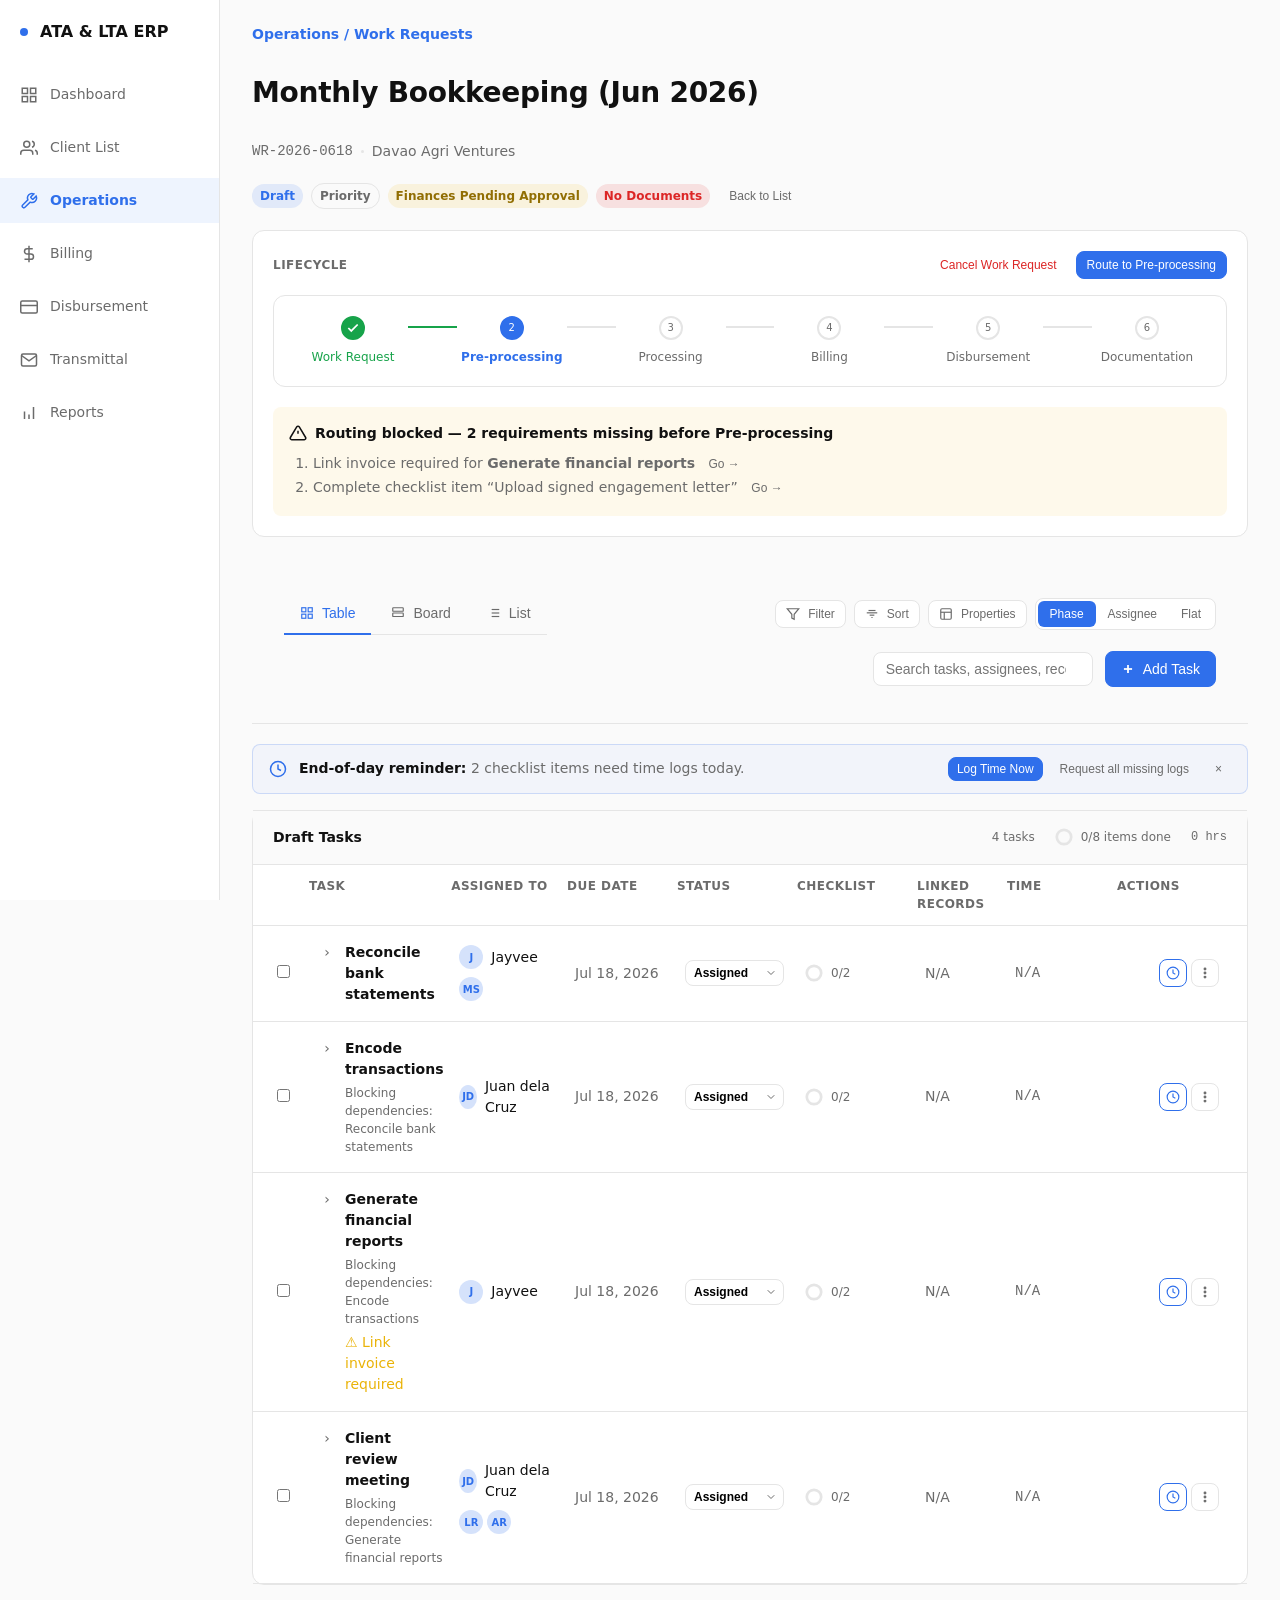
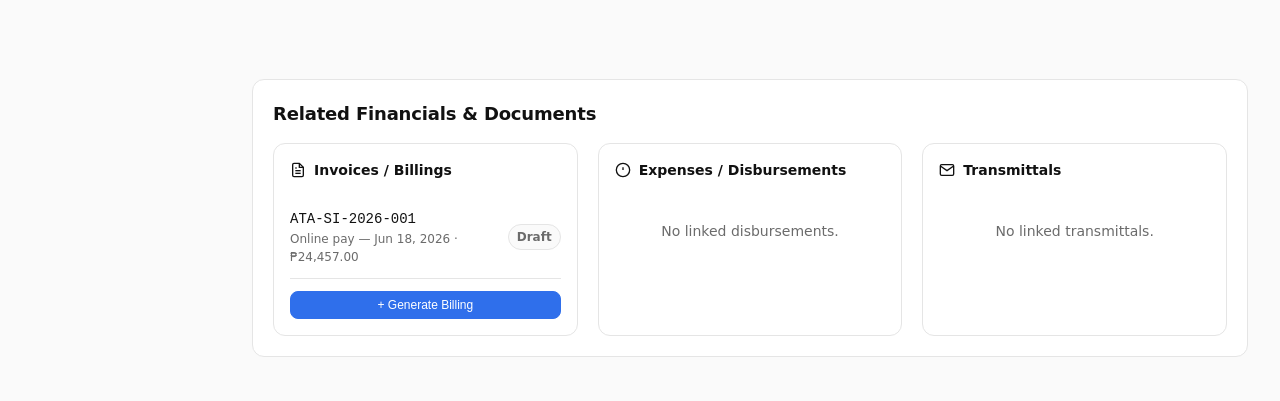
<file: ERP-Work-Request-Redesign/index.html>
<!doctype html>
<html lang="en">
<head>
<meta charset="utf-8">
<meta name="viewport" content="width=device-width, initial-scale=1">
<title>ATA &amp; LTA ERP — Work Request Workflow</title>
<style>
/* ─── Neutral Modern tokens ─────────────────────────────────────── */
:root {
  --bg: #fafafa;
  --surface: #ffffff;
  --surface-warm: var(--surface);
  --fg: #111111;
  --fg-2: var(--fg);
  --muted: #6b6b6b;
  --meta: var(--muted);
  --border: #e5e5e5;
  --border-soft: var(--border);
  --accent: #2f6feb;
  --accent-on: #ffffff;
  --accent-hover: color-mix(in oklab, var(--accent), black 8%);
  --accent-active: color-mix(in oklab, var(--accent), black 14%);
  --success: #17a34a;
  --warn: #eab308;
  --danger: #dc2626;
  --font-display: "Inter", -apple-system, system-ui, sans-serif;
  --font-body: "Inter", -apple-system, system-ui, sans-serif;
  --font-mono: ui-monospace, "JetBrains Mono", monospace;
  --text-xs: 12px;
  --text-sm: 14px;
  --text-base: 16px;
  --text-lg: 18px;
  --text-xl: 22px;
  --text-2xl: 28px;
  --text-3xl: 36px;
  --leading-body: 1.5;
  --leading-tight: 1.2;
  --tracking-display: -0.01em;
  --space-1: 4px;
  --space-2: 8px;
  --space-3: 12px;
  --space-4: 16px;
  --space-5: 20px;
  --space-6: 24px;
  --space-8: 32px;
  --space-12: 48px;
  --radius-sm: 8px;
  --radius-md: 12px;
  --radius-lg: 16px;
  --radius-pill: 9999px;
  --elev-ring: 0 0 0 1px var(--border);
  --elev-raised: 0 2px 8px color-mix(in oklab, var(--fg), transparent 92%);
  --focus-ring: 0 0 0 3px color-mix(in oklab, var(--accent), transparent 70%);
  --motion-fast: 150ms;
  --motion-base: 200ms;
  --ease-standard: cubic-bezier(0.2, 0, 0, 1);
}

* { box-sizing: border-box; }
html, body { height: 100%; }
body {
  margin: 0;
  font-family: var(--font-body);
  font-size: var(--text-sm);
  color: var(--fg);
  background: var(--bg);
  line-height: var(--leading-body);
}

/* ─── Layout ──────────────────────────────────────────────────── */
.app { display: flex; min-height: 100vh; }
.sidebar {
  width: 220px;
  background: var(--surface);
  border-right: 1px solid var(--border);
  padding: var(--space-5) 0;
  display: flex; flex-direction: column; gap: var(--space-2);
  position: fixed; left: 0; top: 0; bottom: 0; z-index: 30;
}
.brand {
  display: flex; align-items: center; gap: var(--space-3);
  padding: 0 var(--space-5) var(--space-5);
  font-weight: 700; font-size: var(--text-base);
}
.brand-dot { width: 8px; height: 8px; border-radius: 50%; background: var(--accent); }
.nav-link {
  display: flex; align-items: center; gap: var(--space-3);
  padding: var(--space-3) var(--space-5);
  color: var(--muted); text-decoration: none;
  transition: color var(--motion-fast) var(--ease-standard), background var(--motion-fast) var(--ease-standard);
}
.nav-link:hover { color: var(--fg); background: color-mix(in oklab, var(--fg), transparent 96%); }
.nav-link.active { color: var(--accent); background: color-mix(in oklab, var(--accent), transparent 92%); font-weight: 600; }
.nav-link svg { flex-shrink: 0; }

.main { flex: 1; margin-left: 220px; min-width: 0; }
.container { max-width: 1280px; margin: 0 auto; padding: var(--space-6) var(--space-8); }
@media (max-width: 1024px) {
  .sidebar { width: 64px; padding: var(--space-4) 0; }
  .brand { justify-content: center; padding: 0 0 var(--space-4); }
  .brand span, .nav-link span { display: none; }
  .nav-link { justify-content: center; padding: var(--space-3); }
  .main { margin-left: 64px; }
  .container { padding: var(--space-5) var(--space-5); }
}
@media (max-width: 640px) {
  .sidebar { display: none; }
  .main { margin-left: 0; }
  .container { padding: var(--space-4); }
}

/* ─── Top header ──────────────────────────────────────────────── */
.topbar {
  display: flex; align-items: center; justify-content: space-between; gap: var(--space-4);
  margin-bottom: var(--space-5);
  flex-wrap: wrap;
}
.breadcrumb { display: flex; align-items: baseline; gap: var(--space-3); }
.breadcrumb .parent { color: var(--accent); font-weight: 600; font-size: var(--text-xl); }
.breadcrumb .sep { color: var(--border); font-size: var(--text-xl); }
.breadcrumb .title { font-size: var(--text-xl); font-weight: 700; letter-spacing: var(--tracking-display); }

.user { display: flex; align-items: center; gap: var(--space-3); color: var(--muted); }
.avatar {
  width: 32px; height: 32px; border-radius: 50%;
  background: color-mix(in oklab, var(--accent), transparent 80%);
  color: var(--accent); display: grid; place-items: center; font-weight: 700; font-size: var(--text-xs);
}

/* ─── Buttons ─────────────────────────────────────────────────── */
.btn {
  display: inline-flex; align-items: center; justify-content: center; gap: var(--space-2);
  border: 1px solid transparent; border-radius: var(--radius-sm);
  padding: 9px 15px; font-size: var(--text-sm); font-weight: 500;
  background: transparent; color: var(--fg); cursor: pointer;
  transition: background var(--motion-fast) var(--ease-standard), border-color var(--motion-fast) var(--ease-standard), color var(--motion-fast) var(--ease-standard);
}
.btn:focus-visible { box-shadow: var(--focus-ring); outline: none; }
.btn-primary { background: var(--accent); color: var(--accent-on); border-color: var(--accent); }
.btn-primary:hover { background: var(--accent-hover); border-color: var(--accent-hover); }
.btn-primary:active { background: var(--accent-active); border-color: var(--accent-active); }
.btn-secondary { background: var(--surface); border-color: var(--border); color: var(--fg); }
.btn-secondary:hover { background: var(--bg); border-color: var(--border); }
.btn-ghost { color: var(--muted); border-color: transparent; }
.btn-ghost:hover { color: var(--fg); background: color-mix(in oklab, var(--fg), transparent 96%); }
.btn-danger { color: var(--danger); border-color: transparent; }
.btn-danger:hover { background: color-mix(in oklab, var(--danger), transparent 92%); }
.btn-sm { padding: 6px 10px; font-size: var(--text-xs); }
.btn-xs { padding: 4px 8px; font-size: var(--text-xs); gap: var(--space-1); }

.toolbar-actions { display: flex; gap: var(--space-2); flex-wrap: wrap; }

/* ─── Cards / panels ──────────────────────────────────────────── */
.card {
  background: var(--surface); border: 1px solid var(--border); border-radius: var(--radius-md);
  padding: var(--space-5); margin-bottom: var(--space-5);
}
.card-compact { padding: var(--space-4); }
.card-header {
  display: flex; align-items: center; justify-content: space-between; gap: var(--space-4);
  margin-bottom: var(--space-4);
}
.card-title { font-size: var(--text-lg); font-weight: 600; letter-spacing: var(--tracking-display); }

/* ─── Identity header ─────────────────────────────────────────── */
.identity-bar {
  display: flex; align-items: flex-start; justify-content: space-between; gap: var(--space-5);
  margin-bottom: var(--space-5); flex-wrap: wrap;
}
.identity-main { display: flex; flex-direction: column; gap: var(--space-2); }
.identity-parent { color: var(--accent); font-weight: 600; font-size: var(--text-sm); }
.identity-title { font-size: var(--text-2xl); font-weight: 700; letter-spacing: var(--tracking-display); }
.identity-sub { color: var(--muted); font-size: var(--text-sm); display: flex; align-items: center; gap: var(--space-2); flex-wrap: wrap; }
.identity-sub .dot { width: 3px; height: 3px; border-radius: 50%; background: var(--border); }
.identity-badges { display: flex; gap: var(--space-2); flex-wrap: wrap; align-items: center; }

.badge {
  display: inline-flex; align-items: center; gap: var(--space-1);
  padding: 3px 8px; border-radius: var(--radius-pill); font-size: var(--text-xs); font-weight: 600;
}
.badge-info { background: color-mix(in oklab, var(--accent), transparent 88%); color: var(--accent); }
.badge-warn { background: color-mix(in oklab, var(--warn), transparent 88%); color: color-mix(in oklab, var(--warn), black 30%); }
.badge-success { background: color-mix(in oklab, var(--success), transparent 88%); color: var(--success); }
.badge-danger { background: color-mix(in oklab, var(--danger), transparent 88%); color: var(--danger); }
.badge-muted { background: var(--bg); color: var(--muted); border: 1px solid var(--border); }
.badge-dot { width: 6px; height: 6px; border-radius: 50%; background: currentColor; }

/* ─── Lifecycle card ────────────────────────────────────────────── */
.lifecycle-card {
  background: var(--surface); border: 1px solid var(--border); border-radius: var(--radius-md);
  padding: var(--space-5); margin-bottom: var(--space-5);
}
.lifecycle-header {
  display: flex; align-items: center; justify-content: space-between; gap: var(--space-4);
  margin-bottom: var(--space-4); flex-wrap: wrap;
}
.lifecycle-label { font-size: var(--text-xs); text-transform: uppercase; letter-spacing: 0.04em; color: var(--muted); font-weight: 600; }
.lifecycle-actions { display: flex; gap: var(--space-2); }
.stage-tracker {
  display: flex; align-items: center; justify-content: space-between;
  overflow-x: auto; padding-bottom: var(--space-3); margin-bottom: var(--space-4);
}
.stage-tracker.stacked { display: block; padding-bottom: 0; margin-bottom: 0; }
.stage {
  display: flex; flex-direction: column; align-items: center; gap: var(--space-2);
  min-width: 110px; position: relative; text-align: center;
}
.stage-dot {
  width: 24px; height: 24px; border-radius: 50%;
  border: 2px solid var(--border); background: var(--surface);
  display: grid; place-items: center; font-size: 10px; color: var(--muted);
}
.stage.active .stage-dot { border-color: var(--accent); background: var(--accent); color: var(--accent-on); }
.stage.completed .stage-dot { border-color: var(--success); background: var(--success); color: #fff; }
.stage-label { font-size: var(--text-xs); color: var(--muted); white-space: nowrap; }
.stage.active .stage-label { color: var(--accent); font-weight: 600; }
.stage.completed .stage-label { color: var(--success); }
.stage-connector {
  flex: 1; height: 2px; background: var(--border); min-width: 24px; margin-top: -28px;
}
.stage-connector.completed { background: var(--success); }

.routing-block {
  border-top: 1px solid color-mix(in oklab, var(--warn), transparent 75%);
  padding-top: var(--space-4); display: flex; align-items: flex-start; justify-content: space-between; gap: var(--space-4); flex-wrap: wrap;
}
.routing-block.blocked { background: color-mix(in oklab, var(--warn), transparent 92%); border-radius: var(--radius-sm); padding: var(--space-4); border-top: none; }
.routing-title { display: flex; align-items: center; gap: var(--space-2); font-weight: 600; font-size: var(--text-sm); }
.routing-list { margin: var(--space-2) 0 0; padding-left: var(--space-6); color: var(--muted); font-size: var(--text-sm); }

/* ─── Anchored toolbar ─────────────────────────────────────────── */
.toolbar-anchor {
  position: sticky; top: 0; z-index: 25;
  background: var(--bg); border-bottom: 1px solid var(--border);
  padding: var(--space-3) 0; margin-bottom: var(--space-5);
}
.controls {
  display: flex; align-items: center; justify-content: space-between; gap: var(--space-4); flex-wrap: wrap;
}
.controls-left { display: flex; align-items: center; gap: var(--space-4); flex-wrap: wrap; }
.segmented {
  display: inline-flex; background: var(--surface); border: 1px solid var(--border); border-radius: var(--radius-sm); padding: 2px;
}
.segmented button {
  border: none; background: transparent; padding: 6px 12px; font-size: var(--text-xs); font-weight: 500; color: var(--muted);
  border-radius: calc(var(--radius-sm) - 2px); cursor: pointer;
}
.segmented button.active { background: var(--accent); color: var(--accent-on); }

.filter-chips { display: flex; gap: var(--space-2); flex-wrap: wrap; }
.chip {
  display: inline-flex; align-items: center; gap: var(--space-2);
  padding: 5px 10px; border: 1px solid var(--border); border-radius: var(--radius-pill);
  background: var(--surface); color: var(--muted); font-size: var(--text-xs); font-weight: 500; cursor: pointer;
  transition: background var(--motion-fast) var(--ease-standard), border-color var(--motion-fast) var(--ease-standard), color var(--motion-fast) var(--ease-standard);
}
.chip:hover { border-color: var(--accent); color: var(--accent); }
.chip.active { background: color-mix(in oklab, var(--accent), transparent 88%); border-color: var(--accent); color: var(--accent); }
.chip .count { font-weight: 700; }

.search-input {
  padding: 8px 12px; border: 1px solid var(--border); border-radius: var(--radius-sm);
  font-size: var(--text-sm); min-width: 220px;
}
.search-input:focus-visible { outline: none; border-color: var(--accent); box-shadow: var(--focus-ring); }

/* ─── View switcher / Notion-style toolbar ──────────────────────── */
.view-bar {
  display: flex; align-items: center; justify-content: space-between; gap: var(--space-4);
  margin-bottom: var(--space-4); flex-wrap: wrap;
}
.view-tabs {
  display: flex; align-items: center; gap: var(--space-1);
  border-bottom: 1px solid var(--border);
}
.view-tab {
  display: inline-flex; align-items: center; gap: var(--space-2);
  padding: var(--space-3) var(--space-4); border: none; border-bottom: 2px solid transparent;
  background: transparent; color: var(--muted); font-size: var(--text-sm); font-weight: 500; cursor: pointer;
  margin-bottom: -1px;
}
.view-tab:hover { color: var(--fg); }
.view-tab.active { color: var(--accent); border-bottom-color: var(--accent); }
.view-tools { display: flex; align-items: center; gap: var(--space-2); flex-wrap: wrap; }
.tool-btn {
  display: inline-flex; align-items: center; gap: var(--space-2);
  padding: 6px 10px; border: 1px solid var(--border); border-radius: var(--radius-sm);
  background: var(--surface); color: var(--muted); font-size: var(--text-xs); font-weight: 500; cursor: pointer;
}
.tool-btn:hover { border-color: var(--accent); color: var(--accent); }
.tool-btn.active { background: color-mix(in oklab, var(--accent), transparent 92%); border-color: var(--accent); color: var(--accent); }
.tool-btn .badge-dot { display: inline-block; }

/* ─── Popover menus (filters / sort / properties) ───────────────── */
.popover {
  position: absolute; top: calc(100% + 6px); right: 0; z-index: 35;
  min-width: 260px; max-width: 320px; background: var(--surface); border: 1px solid var(--border); border-radius: var(--radius-md);
  box-shadow: var(--elev-raised); padding: var(--space-3) 0; opacity: 0; pointer-events: none; transform: translateY(-4px);
  transition: opacity var(--motion-fast) var(--ease-standard), transform var(--motion-fast) var(--ease-standard);
}
.popover.open { opacity: 1; pointer-events: auto; transform: translateY(0); }
.popover-header { padding: 0 var(--space-4) var(--space-3); border-bottom: 1px solid var(--border); font-weight: 600; font-size: var(--text-sm); }
.popover-body { padding: var(--space-3) var(--space-4); display: flex; flex-direction: column; gap: var(--space-3); max-height: 360px; overflow-y: auto; }
.popover-row { display: flex; align-items: center; gap: var(--space-3); }
.popover-row label { font-size: var(--text-sm); color: var(--fg); }
.popover-row input[type="checkbox"] { width: 16px; height: 16px; accent-color: var(--accent); }
.popover-select { padding: 6px 8px; border: 1px solid var(--border); border-radius: var(--radius-sm); font-size: var(--text-sm); background: var(--surface); flex: 1; }
.popover-select:focus-visible { outline: none; border-color: var(--accent); box-shadow: var(--focus-ring); }
.filter-rule { display: flex; flex-direction: column; gap: var(--space-2); padding: var(--space-3); background: var(--bg); border-radius: var(--radius-sm); border: 1px solid var(--border); }
.filter-rule-row { display: grid; grid-template-columns: 1fr 1fr 1fr; gap: var(--space-2); }
.filter-and-or { display: flex; align-items: center; gap: var(--space-2); font-size: var(--text-xs); color: var(--muted); padding-left: var(--space-4); }
.popover-footer { display: flex; justify-content: space-between; padding: var(--space-3) var(--space-4) 0; border-top: 1px solid var(--border); }

/* ─── Board view ────────────────────────────────────────────────── */
.board-view {
  display: grid; grid-auto-columns: minmax(280px, 1fr); grid-auto-flow: column;
  gap: var(--space-4); align-items: start; overflow-x: auto; padding-bottom: var(--space-2);
  margin-bottom: var(--space-5);
}
.board-column { background: var(--bg); border: 1px solid var(--border); border-radius: var(--radius-md); min-width: 280px; max-width: 340px; display: flex; flex-direction: column; max-height: calc(100vh - 260px); }
.board-column-header-group {
  position: sticky;
  top: var(--toolbar-height, 114px);
  z-index: 15;
  background: var(--bg);
  border-radius: var(--radius-md) var(--radius-md) 0 0;
}
.board-column-topline { height: 4px; border-radius: var(--radius-md) var(--radius-md) 0 0; margin-top: -1px; margin-left: -1px; margin-right: -1px; }
.board-header {
  display: flex; align-items: center; justify-content: space-between; gap: var(--space-3);
  padding: var(--space-4) var(--space-4) var(--space-3); background: var(--bg);
}
.board-title { font-weight: 700; font-size: var(--text-sm); display: flex; align-items: center; gap: var(--space-2); }
.board-count { padding: 1px 7px; border-radius: var(--radius-pill); background: var(--surface); border: 1px solid var(--border); font-size: var(--text-xs); color: var(--muted); font-weight: 600; }
.board-cards { display: flex; flex-direction: column; gap: var(--space-3); padding: 0 var(--space-3) var(--space-3); overflow-y: auto; flex: 1; }
.board-card {
  background: var(--surface); border: 1px solid var(--border); border-radius: var(--radius-md);
  padding: var(--space-4); cursor: pointer; position: relative;
  transition: box-shadow var(--motion-fast) var(--ease-standard), border-color var(--motion-fast) var(--ease-standard), transform var(--motion-fast) var(--ease-standard);
}
.board-card:hover { border-color: var(--accent); box-shadow: var(--elev-raised); transform: translateY(-1px); }
.board-card-leftline { position: absolute; left: 0; top: var(--space-4); bottom: var(--space-4); width: 3px; border-radius: 0 var(--radius-pill) var(--radius-pill) 0; }
.board-card-head { display: flex; align-items: center; justify-content: space-between; gap: var(--space-2); margin-bottom: var(--space-3); }
.board-card-priority { padding: 2px 7px; border-radius: var(--radius-pill); font-size: 10px; font-weight: 700; text-transform: uppercase; letter-spacing: 0.04em; }
.board-card-title { font-weight: 600; font-size: var(--text-base); line-height: var(--leading-tight); margin-bottom: var(--space-3); }
.board-card-progress { display: flex; align-items: center; gap: var(--space-2); margin-bottom: var(--space-3); }
.progress-bar { flex: 1; height: 5px; background: var(--border); border-radius: var(--radius-pill); overflow: hidden; }
.progress-bar-fill { height: 100%; border-radius: var(--radius-pill); }
.board-card-meta { display: flex; align-items: center; justify-content: space-between; gap: var(--space-3); margin-top: var(--space-2); padding-top: var(--space-3); border-top: 1px solid var(--border); }
.board-card-prop { display: inline-flex; align-items: center; gap: var(--space-1); font-size: var(--text-xs); color: var(--muted); }
.board-card-footer { display: flex; align-items: center; gap: var(--space-2); }
.board-avatar { width: 24px; height: 24px; border-radius: 50%; display: grid; place-items: center; font-size: 10px; font-weight: 700; color: var(--accent-on); background: var(--accent); }

/* ─── List view ─────────────────────────────────────────────────── */
.list-view { border: 1px solid var(--border); border-radius: var(--radius-md); background: var(--surface); overflow: hidden; margin-bottom: var(--space-5); }
.list-row {
  display: flex; align-items: center; gap: var(--space-4);
  padding: var(--space-3) var(--space-5); border-bottom: 1px solid var(--border); cursor: pointer;
  transition: background var(--motion-fast) var(--ease-standard);
}
.list-row:hover { background: color-mix(in oklab, var(--accent), transparent 97%); }
.list-row.selected { background: color-mix(in oklab, var(--accent), transparent 92%); }
.list-row:last-child { border-bottom: none; }
.list-check { flex-shrink: 0; }
.list-title { flex: 1; min-width: 0; font-weight: 500; }
.list-props { display: flex; align-items: center; gap: var(--space-4); flex-wrap: wrap; }
.list-prop { display: inline-flex; align-items: center; gap: var(--space-1); font-size: var(--text-xs); color: var(--muted); }

/* ─── Inline notice ─────────────────────────────────────────────── */
.notice {
  display: flex; align-items: center; justify-content: space-between; gap: var(--space-4);
  padding: var(--space-3) var(--space-4); border-radius: var(--radius-sm); margin-bottom: var(--space-4);
  flex-wrap: wrap; border: 1px solid var(--border); background: var(--surface);
}
.notice-text { display: flex; align-items: center; gap: var(--space-3); }
.notice-title { font-weight: 600; font-size: var(--text-sm); }
.notice-desc { color: var(--muted); font-size: var(--text-sm); }
.notice-info { border-color: color-mix(in oklab, var(--accent), transparent 80%); background: color-mix(in oklab, var(--accent), transparent 96%); }
.notice-warn { border-color: color-mix(in oklab, var(--warn), transparent 75%); background: color-mix(in oklab, var(--warn), transparent 93%); }

/* ─── Stage tracker ─────────────────────────────────────────────── */
.stage-tracker {
  display: flex; align-items: center; justify-content: space-between;
  padding: var(--space-5) var(--space-6); margin-bottom: var(--space-5);
  background: var(--surface); border: 1px solid var(--border); border-radius: var(--radius-md);
  overflow-x: auto;
}


/* ─── Task list table ─────────────────────────────────────────── */
.task-list { border: 1px solid var(--border); border-radius: var(--radius-md); background: var(--surface); overflow: visible; }
.group-header {
  display: flex; align-items: center; justify-content: space-between; gap: var(--space-4);
  padding: var(--space-4) var(--space-5); background: var(--bg);
  border-top: 1px solid var(--border);
  border-bottom: 1px solid var(--border);
  position: sticky;
  top: var(--toolbar-height, 114px);
  z-index: 15;
  margin-top: -1px;
}
.group-title { font-weight: 700; font-size: var(--text-sm); display: flex; align-items: center; gap: var(--space-2); }
.group-meta { display: flex; align-items: center; gap: var(--space-5); color: var(--muted); font-size: var(--text-xs); }
.progress-ring { width: 18px; height: 18px; }

.table-header {
  display: grid; grid-template-columns: 36px 1.6fr 1.3fr 110px 120px 120px 90px 110px 110px;
  padding: var(--space-3) var(--space-5); color: var(--muted); font-size: var(--text-xs); font-weight: 600;
  text-transform: uppercase; letter-spacing: 0.04em; border-bottom: 1px solid var(--border);
}
@media (max-width: 1100px) { .table-header { display: none; } }

.task-row {
  display: grid; grid-template-columns: 36px 1.6fr 1.3fr 110px 120px 120px 90px 110px 110px;
  align-items: center; padding: var(--space-4) var(--space-5); border-bottom: 1px solid var(--border);
  cursor: pointer; transition: background var(--motion-fast) var(--ease-standard);
}
.task-row:hover { background: color-mix(in oklab, var(--accent), transparent 97%); }
.task-row.expanded { background: color-mix(in oklab, var(--accent), transparent 95%); border-bottom: none; }
.task-row.selected { background: color-mix(in oklab, var(--accent), transparent 92%); }
@media (max-width: 1100px) {
  .task-row { grid-template-columns: 36px 1fr; gap: var(--space-3) 0; padding: var(--space-4); }
  .task-row .cell { min-width: 0; }
}

.cell { padding: 0 var(--space-2); min-width: 0; }
.cell:first-child { padding-left: 0; }
.cell-title { display: flex; align-items: flex-start; gap: var(--space-2); }
.caret {
  width: 20px; height: 20px; display: grid; place-items: center;
  color: var(--muted); transition: transform var(--motion-fast) var(--ease-standard); flex-shrink: 0;
}
.expanded .caret { transform: rotate(90deg); }
.title-stack { display: flex; flex-direction: column; gap: var(--space-1); }
.title-main { font-weight: 600; }
.title-main.done { text-decoration: line-through; color: var(--muted); }
.title-sub { color: var(--muted); font-size: var(--text-xs); }

.assignee-cell { display: flex; flex-direction: column; gap: var(--space-2); }
.assignee-main {
  display: flex; align-items: center; gap: var(--space-2);
}
.avatar-sm { width: 24px; height: 24px; border-radius: 50%; font-size: 10px; }
.assignee-name { font-weight: 500; }
.coassignees { display: flex; gap: var(--space-1); }
.coassignee-chip {
  display: inline-flex; align-items: center; gap: var(--space-1);
  padding: 2px 6px; background: var(--bg); border: 1px solid var(--border); border-radius: var(--radius-pill);
  font-size: var(--text-xs); color: var(--muted);
}

.status-select {
  appearance: none; border: 1px solid var(--border); border-radius: var(--radius-sm);
  padding: 5px 22px 5px 8px; font-size: var(--text-xs); font-weight: 600; background: var(--surface);
  background-image: url("data:image/svg+xml,%3Csvg xmlns='http://www.w3.org/2000/svg' width='12' height='12' viewBox='0 0 24 24' fill='none' stroke='%236b6b6b' stroke-width='2' stroke-linecap='round' stroke-linejoin='round'%3E%3Cpolyline points='6 9 12 15 18 9'%3E%3C/polyline%3E%3C/svg%3E");
  background-repeat: no-repeat; background-position: right 6px center;
  cursor: pointer; max-width: 110px;
}
.status-select:focus-visible { outline: none; border-color: var(--accent); box-shadow: var(--focus-ring); }
.status-select option { font-weight: 500; }

.checklist-cell { display: flex; align-items: center; gap: var(--space-2); }
.progress-text { font-size: var(--text-xs); color: var(--muted); }

.time-cell { font-variant-numeric: tabular-nums; font-size: var(--text-sm); color: var(--muted); }

.actions-cell { display: flex; gap: var(--space-1); justify-content: flex-end; align-items: center; }
.action-icon {
  width: 28px; height: 28px; display: grid; place-items: center;
  border: 1px solid var(--border); border-radius: var(--radius-sm); background: var(--surface);
  color: var(--muted); cursor: pointer; transition: color var(--motion-fast) var(--ease-standard), border-color var(--motion-fast) var(--ease-standard), background var(--motion-fast) var(--ease-standard);
}
.action-icon:hover { color: var(--accent); border-color: var(--accent); background: color-mix(in oklab, var(--accent), transparent 96%); }
.action-icon.primary { color: var(--accent); border-color: var(--accent); }
.action-icon.primary:hover { background: color-mix(in oklab, var(--accent), transparent 90%); }
.action-menu {
  position: relative; display: inline-block;
}
.action-menu-list {
  position: absolute; right: 0; top: calc(100% + 4px); z-index: 40;
  min-width: 160px; background: var(--surface); border: 1px solid var(--border); border-radius: var(--radius-md);
  box-shadow: var(--elev-raised); padding: var(--space-2) 0;
  opacity: 0; pointer-events: none; transform: translateY(-4px);
  transition: opacity var(--motion-fast) var(--ease-standard), transform var(--motion-fast) var(--ease-standard);
}
.action-menu-list.open { opacity: 1; pointer-events: auto; transform: translateY(0); }
.action-menu-item {
  display: flex; align-items: center; gap: var(--space-3);
  width: 100%; padding: var(--space-3) var(--space-4);
  background: transparent; border: none; color: var(--fg); font-size: var(--text-sm); text-align: left; cursor: pointer;
}
.action-menu-item:hover { background: var(--bg); color: var(--accent); }
.action-menu-item.danger:hover { color: var(--danger); background: color-mix(in oklab, var(--danger), transparent 95%); }
.action-btn {
  display: inline-flex; align-items: center; gap: var(--space-1);
  padding: 5px 8px; border: 1px solid var(--border); border-radius: var(--radius-sm);
  background: var(--surface); color: var(--muted); font-size: var(--text-xs); cursor: pointer;
}
.action-btn:hover { color: var(--accent); border-color: var(--accent); }
.detail-header-actions { display: flex; gap: var(--space-2); margin-bottom: var(--space-4); }

/* ─── Task detail accordion ────────────────────────────────────── */
.detail-panel {
  background: var(--bg); border-bottom: 1px solid var(--border);
  display: grid; grid-template-columns: 1fr 1fr; gap: var(--space-6);
  padding: 0 var(--space-5) var(--space-5);
  max-height: 0; overflow: hidden; opacity: 0;
  transition: max-height var(--motion-base) var(--ease-standard), opacity var(--motion-base) var(--ease-standard), padding var(--motion-base) var(--ease-standard);
}
.task-row.expanded + .detail-panel {
  max-height: 900px; opacity: 1; padding: var(--space-5); border-bottom: 1px solid var(--border);
}
@media (max-width: 1100px) { .detail-panel { grid-template-columns: 1fr; } }

.detail-section-title { font-size: var(--text-xs); text-transform: uppercase; letter-spacing: 0.04em; color: var(--muted); margin-bottom: var(--space-3); }

.checklist-item {
  display: grid; grid-template-columns: 28px 1fr auto auto auto; align-items: center; gap: var(--space-3);
  padding: var(--space-3) 0; border-bottom: 1px solid var(--border);
}
.checklist-item:last-child { border-bottom: none; }
.checklist-item.locked { opacity: .55; }
.checklist-item input[type="checkbox"] { width: 16px; height: 16px; accent-color: var(--accent); }
.checklist-text { display: flex; flex-direction: column; gap: var(--space-1); }
.lock-hint { font-size: var(--text-xs); color: var(--warn); display: flex; align-items: center; gap: var(--space-1); }
.hours-pill { padding: 2px 7px; border-radius: var(--radius-pill); background: color-mix(in oklab, var(--accent), transparent 88%); color: var(--accent); font-size: var(--text-xs); font-weight: 600; }

.add-checklist {
  display: flex; gap: var(--space-2); margin-top: var(--space-4);
}
.add-checklist input {
  flex: 1; padding: 8px 10px; border: 1px solid var(--border); border-radius: var(--radius-sm); font-size: var(--text-sm);
}
.add-checklist input:focus-visible { outline: none; border-color: var(--accent); box-shadow: var(--focus-ring); }

/* ─── Detail right pane ───────────────────────────────────────── */
.detail-pane { display: flex; flex-direction: column; gap: var(--space-5); }
.detail-block { border: 1px solid var(--border); border-radius: var(--radius-md); padding: var(--space-4); background: var(--surface); }
.empty-state { color: var(--muted); font-size: var(--text-sm); text-align: center; padding: var(--space-6) 0; }

.history-item {
  display: flex; justify-content: space-between; gap: var(--space-3);
  padding: var(--space-3) 0; border-bottom: 1px solid var(--border); font-size: var(--text-sm);
}
.history-item:last-child { border-bottom: none; }
.history-meta { color: var(--muted); font-size: var(--text-xs); }

.dep-list { display: flex; flex-direction: column; gap: var(--space-3); }
.dep-item {
  display: flex; align-items: center; gap: var(--space-3);
  padding: var(--space-3); background: var(--surface); border: 1px solid var(--border); border-radius: var(--radius-sm);
  font-size: var(--text-sm);
}
.dep-arrow { color: var(--muted); }

/* ─── Bulk action bar ─────────────────────────────────────────── */
.bulk-bar {
  position: sticky; bottom: var(--space-5); left: 0; right: 0; z-index: 20;
  display: flex; align-items: center; justify-content: space-between; gap: var(--space-4);
  padding: var(--space-4) var(--space-5); margin: 0 var(--space-5) var(--space-5);
  background: var(--surface); border: 1px solid var(--border); border-radius: var(--radius-md);
  box-shadow: var(--elev-raised);
  transform: translateY(calc(100% + 40px)); opacity: 0;
  transition: transform var(--motion-base) var(--ease-standard), opacity var(--motion-base) var(--ease-standard);
}
.bulk-bar.show { transform: translateY(0); opacity: 1; }
.bulk-title { font-weight: 600; }
.bulk-actions { display: flex; gap: var(--space-2); flex-wrap: wrap; }

/* ─── Related financials ──────────────────────────────────────── */
.financials-grid {
  display: grid; grid-template-columns: repeat(3, 1fr); gap: var(--space-5);
}
@media (max-width: 900px) { .financials-grid { grid-template-columns: 1fr; } }
.financial-card { border: 1px solid var(--border); border-radius: var(--radius-md); padding: var(--space-4); background: var(--surface); }
.financial-card h4 { margin: 0 0 var(--space-4); font-size: var(--text-sm); font-weight: 600; display: flex; align-items: center; gap: var(--space-2); }
.financial-row { display: flex; justify-content: space-between; align-items: center; padding: var(--space-3) 0; border-bottom: 1px solid var(--border); font-size: var(--text-sm); }
.financial-row:last-child { border-bottom: none; }

/* ─── Modals ──────────────────────────────────────────────────── */
.modal-overlay {
  position: fixed; inset: 0; z-index: 50;
  background: color-mix(in oklab, var(--fg), transparent 60%);
  display: grid; place-items: center; padding: var(--space-5);
  opacity: 0; pointer-events: none; transition: opacity var(--motion-base) var(--ease-standard);
}
.modal-overlay.open { opacity: 1; pointer-events: auto; }
.modal {
  background: var(--surface); border-radius: var(--radius-md); width: 100%; max-width: 560px;
  max-height: calc(100vh - var(--space-12)); overflow-y: auto;
  box-shadow: var(--elev-raised); transform: translateY(8px); opacity: 0;
  transition: transform var(--motion-base) var(--ease-standard), opacity var(--motion-base) var(--ease-standard);
}
.modal-overlay.open .modal { transform: translateY(0); opacity: 1; }
.modal-header { display: flex; justify-content: space-between; align-items: center; padding: var(--space-5); border-bottom: 1px solid var(--border); }
.modal-title { font-size: var(--text-lg); font-weight: 600; }
.modal-close { width: 32px; height: 32px; display: grid; place-items: center; border: none; background: transparent; color: var(--muted); cursor: pointer; border-radius: var(--radius-sm); }
.modal-close:hover { background: var(--bg); color: var(--fg); }
.modal-body { padding: var(--space-5); display: flex; flex-direction: column; gap: var(--space-4); }
.modal-footer { display: flex; justify-content: flex-end; gap: var(--space-3); padding: var(--space-4) var(--space-5); border-top: 1px solid var(--border); }

.field { display: flex; flex-direction: column; gap: var(--space-1); }
.field label { font-size: var(--text-xs); font-weight: 600; color: var(--muted); }
.field input, .field select, .field textarea {
  padding: 9px 12px; border: 1px solid var(--border); border-radius: var(--radius-sm); font-size: var(--text-sm); background: var(--surface);
}
.field input:focus-visible, .field select:focus-visible, .field textarea:focus-visible { outline: none; border-color: var(--accent); box-shadow: var(--focus-ring); }
.field-row { display: grid; grid-template-columns: 1fr 1fr; gap: var(--space-4); }
@media (max-width: 480px) { .field-row { grid-template-columns: 1fr; } }

.toast {
  position: fixed; top: var(--space-5); right: var(--space-5); z-index: 60;
  background: var(--fg); color: var(--surface); padding: var(--space-4) var(--space-5);
  border-radius: var(--radius-md); box-shadow: var(--elev-raised);
  transform: translateX(calc(100% + 40px)); opacity: 0;
  transition: transform var(--motion-base) var(--ease-standard), opacity var(--motion-base) var(--ease-standard);
}
.toast.show { transform: translateX(0); opacity: 1; }

/* ─── Utility ───────────────────────────────────────────────────── */
.text-muted { color: var(--muted); }
.text-sm { font-size: var(--text-sm); }
.text-xs { font-size: var(--text-xs); }
.font-mono { font-family: var(--font-mono); }
.hidden { display: none !important; }
</style>
</head>
<body>
<div class="app">
  <nav class="sidebar" aria-label="Main navigation">
    <div class="brand"><span class="brand-dot"></span><span>ATA &amp; LTA ERP</span></div>
    <a href="#" class="nav-link"><svg width="18" height="18" viewBox="0 0 24 24" fill="none" stroke="currentColor" stroke-width="2"><rect x="3" y="3" width="7" height="7"/><rect x="14" y="3" width="7" height="7"/><rect x="14" y="14" width="7" height="7"/><rect x="3" y="14" width="7" height="7"/></svg><span>Dashboard</span></a>
    <a href="#" class="nav-link"><svg width="18" height="18" viewBox="0 0 24 24" fill="none" stroke="currentColor" stroke-width="2"><path d="M17 21v-2a4 4 0 0 0-4-4H5a4 4 0 0 0-4 4v2"/><circle cx="9" cy="7" r="4"/><path d="M23 21v-2a4 4 0 0 0-3-3.87"/><path d="M16 3.13a4 4 0 0 1 0 7.75"/></svg><span>Client List</span></a>
    <a href="#" class="nav-link active"><svg width="18" height="18" viewBox="0 0 24 24" fill="none" stroke="currentColor" stroke-width="2"><path d="M14.7 6.3a1 1 0 0 0 0 1.4l1.6 1.6a1 1 0 0 0 1.4 0l3.77-3.77a6 6 0 0 1-7.94 7.94l-6.91 6.91a2.12 2.12 0 0 1-3-3l6.91-6.91a6 6 0 0 1 7.94-7.94l-3.76 3.76z"/></svg><span>Operations</span></a>
    <a href="#" class="nav-link"><svg width="18" height="18" viewBox="0 0 24 24" fill="none" stroke="currentColor" stroke-width="2"><line x1="12" y1="1" x2="12" y2="23"/><path d="M17 5H9.5a3.5 3.5 0 0 0 0 7h5a3.5 3.5 0 0 1 0 7H6"/></svg><span>Billing</span></a>
    <a href="#" class="nav-link"><svg width="18" height="18" viewBox="0 0 24 24" fill="none" stroke="currentColor" stroke-width="2"><rect x="1" y="4" width="22" height="16" rx="2"/><line x1="1" y1="10" x2="23" y2="10"/></svg><span>Disbursement</span></a>
    <a href="#" class="nav-link"><svg width="18" height="18" viewBox="0 0 24 24" fill="none" stroke="currentColor" stroke-width="2"><path d="M4 4h16c1.1 0 2 .9 2 2v12c0 1.1-.9 2-2 2H4c-1.1 0-2-.9-2-2V6c0-1.1.9-2 2-2z"/><polyline points="22,6 12,13 2,6"/></svg><span>Transmittal</span></a>
    <a href="#" class="nav-link"><svg width="18" height="18" viewBox="0 0 24 24" fill="none" stroke="currentColor" stroke-width="2"><path d="M12 20v-6M6 20V10M18 20V4"/></svg><span>Reports</span></a>
  </nav>

  <main class="main">
    <div class="container">
      <div class="identity-bar">
        <div class="identity-main">
          <div class="identity-parent">Operations / Work Requests</div>
          <h1 class="identity-title">Monthly Bookkeeping (Jun 2026)</h1>
          <div class="identity-sub">
            <span class="font-mono">WR-2026-0618</span>
            <span class="dot"></span>
            <span>Davao Agri Ventures</span>
          </div>
        </div>
        <div class="identity-badges">
          <span class="badge badge-info">Draft</span>
          <span class="badge badge-muted">Priority</span>
          <span class="badge badge-warn">Finances Pending Approval</span>
          <span class="badge badge-danger">No Documents</span>
          <button class="btn btn-ghost btn-sm">Back to List</button>
        </div>
      </div>

      <div class="lifecycle-card">
        <div class="lifecycle-header">
          <div class="lifecycle-label">Lifecycle</div>
          <div class="lifecycle-actions">
            <button class="btn btn-danger btn-sm">Cancel Work Request</button>
            <button class="btn btn-primary btn-sm" disabled>Route to Pre-processing</button>
          </div>
        </div>
        <div class="stage-tracker" aria-label="Work request stage">
          <div class="stage completed"><div class="stage-dot"><svg width="14" height="14" viewBox="0 0 24 24" fill="none" stroke="currentColor" stroke-width="3"><polyline points="20 6 9 17 4 12"/></svg></div><span class="stage-label">Work Request</span></div>
          <div class="stage-connector completed"></div>
          <div class="stage active"><div class="stage-dot">2</div><span class="stage-label">Pre-processing</span></div>
          <div class="stage-connector"></div>
          <div class="stage"><div class="stage-dot">3</div><span class="stage-label">Processing</span></div>
          <div class="stage-connector"></div>
          <div class="stage"><div class="stage-dot">4</div><span class="stage-label">Billing</span></div>
          <div class="stage-connector"></div>
          <div class="stage"><div class="stage-dot">5</div><span class="stage-label">Disbursement</span></div>
          <div class="stage-connector"></div>
          <div class="stage"><div class="stage-dot">6</div><span class="stage-label">Documentation</span></div>
        </div>
        <div class="routing-block blocked" id="routingPanel">
          <div>
            <div class="routing-title"><svg width="18" height="18" viewBox="0 0 24 24" fill="none" stroke="currentColor" stroke-width="2"><path d="M10.29 3.86 1.82 18a2 2 0 0 0 1.71 3h16.94a2 2 0 0 0 1.71-3L13.71 3.86a2 2 0 0 0-3.42 0z"/><line x1="12" y1="9" x2="12" y2="13"/><line x1="12" y1="17" x2="12.01" y2="17"/></svg> Routing blocked — 2 requirements missing before Pre-processing</div>
            <ol class="routing-list">
              <li>Link invoice required for <strong>Generate financial reports</strong> <button class="btn btn-xs btn-ghost" data-go="billing">Go →</button></li>
              <li>Complete checklist item “Upload signed engagement letter” <button class="btn btn-xs btn-ghost" data-go="task">Go →</button></li>
            </ol>
          </div>
        </div>
      </div>

      <div class="toolbar-anchor">
        <div class="container">
          <div class="view-bar">
            <div class="view-tabs" role="tablist" aria-label="Task views">
              <button class="view-tab active" data-view="table">
                <svg width="14" height="14" viewBox="0 0 24 24" fill="none" stroke="currentColor" stroke-width="2"><rect x="3" y="3" width="7" height="7"/><rect x="14" y="3" width="7" height="7"/><rect x="14" y="14" width="7" height="7"/><rect x="3" y="14" width="7" height="7"/></svg>
                Table
              </button>
              <button class="view-tab" data-view="board">
                <svg width="14" height="14" viewBox="0 0 24 24" fill="none" stroke="currentColor" stroke-width="2"><rect x="3" y="3" width="18" height="6" rx="1"/><rect x="3" y="12" width="18" height="6" rx="1"/><rect x="3" y="21" width="18" height="0"/></svg>
                Board
              </button>
              <button class="view-tab" data-view="list">
                <svg width="14" height="14" viewBox="0 0 24 24" fill="none" stroke="currentColor" stroke-width="2"><line x1="8" y1="6" x2="21" y2="6"/><line x1="3" y1="6" x2="3.01" y2="6"/><line x1="8" y1="12" x2="21" y2="12"/><line x1="3" y1="12" x2="3.01" y2="12"/><line x1="8" y1="18" x2="21" y2="18"/><line x1="3" y1="18" x2="3.01" y2="18"/></svg>
                List
              </button>
            </div>
            <div class="view-tools">
              <div style="position:relative;">
                <button class="tool-btn" data-toggle-popover="filter" id="filterBtn">
                  <svg width="14" height="14" viewBox="0 0 24 24" fill="none" stroke="currentColor" stroke-width="2"><polygon points="22 3 2 3 10 12.46 10 19 14 21 14 12.46 22 3"/></svg>
                  Filter <span id="filterCountBadge" class="badge-dot hidden"></span>
                </button>
                <div class="popover" id="filterPopover">
                  <div class="popover-header">Filter tasks</div>
                  <div class="popover-body" id="filterBody">
                    <div class="filter-rule" data-filter-idx="0">
                      <div class="filter-rule-row">
                        <select class="popover-select filter-property"><option value="status">Status</option><option value="assignee">Assignee</option><option value="priority">Priority</option><option value="due">Due date</option><option value="hours">Hours logged</option></select>
                        <select class="popover-select filter-operator"><option value="is">is</option><option value="is_not">is not</option><option value="contains">contains</option><option value="empty">is empty</option></select>
                        <select class="popover-select filter-value"><option value="Assigned">Assigned</option><option value="In Progress">In Progress</option><option value="For Review">For Review></option><option value="Completed">Completed</option><option value="Cancelled">Cancelled</option></select>
                      </div>
                    </div>
                  </div>
                  <div class="filter-and-or"><span class="font-mono">AND</span></div>
                  <div class="popover-body" id="filterBody2">
                    <div class="filter-rule" data-filter-idx="1">
                      <div class="filter-rule-row">
                        <select class="popover-select filter-property"><option value="status">Status</option><option value="assignee" selected>Assignee</option><option value="priority">Priority</option><option value="due">Due date</option><option value="hours">Hours logged</option></select>
                        <select class="popover-select filter-operator"><option value="is">is</option><option value="is_not">is not</option><option value="contains">contains</option><option value="empty">is empty</option></select>
                        <select class="popover-select filter-value"><option value="Jayvee">Jayvee</option><option value="Juan dela Cruz">Juan dela Cruz</option><option value="Maria Santos">Maria Santos</option><option value="Leo Ramos">Leo Ramos</option><option value="Ana Reyes">Ana Reyes</option></select>
                      </div>
                    </div>
                  </div>
                  <div class="popover-footer">
                    <button class="btn btn-ghost btn-xs" data-action="clear-filters">Clear</button>
                    <button class="btn btn-primary btn-xs" data-action="apply-filters">Apply filters</button>
                  </div>
                </div>
              </div>

              <div style="position:relative;">
                <button class="tool-btn" data-toggle-popover="sort" id="sortBtn">
                  <svg width="14" height="14" viewBox="0 0 24 24" fill="none" stroke="currentColor" stroke-width="2"><line x1="21" y1="10" x2="3" y2="10"/><line x1="18" y1="6" x2="6" y2="6"/><line x1="16" y1="14" x2="8" y2="14"/><line x1="13" y1="18" x2="11" y2="18"/></svg>
                  Sort
                </button>
                <div class="popover" id="sortPopover">
                  <div class="popover-header">Sort by</div>
                  <div class="popover-body">
                    <div class="popover-row"><select class="popover-select" id="sortProperty"><option value="due">Due date</option><option value="status">Status</option><option value="priority">Priority</option><option value="assignee">Assignee</option><option value="hours">Hours logged</option></select><select class="popover-select" id="sortDirection"><option value="asc">Ascending</option><option value="desc">Descending</option></select></div>
                  </div>
                  <div class="popover-footer">
                    <button class="btn btn-ghost btn-xs" data-action="clear-sort">Clear</button>
                    <button class="btn btn-primary btn-xs" data-action="apply-sort">Apply sort</button>
                  </div>
                </div>
              </div>

              <div style="position:relative;">
                <button class="tool-btn" data-toggle-popover="properties" id="propertiesBtn">
                  <svg width="14" height="14" viewBox="0 0 24 24" fill="none" stroke="currentColor" stroke-width="2"><rect x="3" y="3" width="18" height="18" rx="2"/><line x1="3" y1="9" x2="21" y2="9"/><line x1="9" y1="21" x2="9" y2="9"/></svg>
                  Properties
                </button>
                <div class="popover" id="propertiesPopover">
                  <div class="popover-header">Show properties</div>
                  <div class="popover-body" id="propertiesBody">
                    <div class="popover-row"><input type="checkbox" id="prop-title" checked data-prop="title"><label for="prop-title">Task</label></div>
                    <div class="popover-row"><input type="checkbox" id="prop-assignee" checked data-prop="assignee"><label for="prop-assignee">Assigned To</label></div>
                    <div class="popover-row"><input type="checkbox" id="prop-due" checked data-prop="due"><label for="prop-due">Due Date</label></div>
                    <div class="popover-row"><input type="checkbox" id="prop-status" checked data-prop="status"><label for="prop-status">Status</label></div>
                    <div class="popover-row"><input type="checkbox" id="prop-checklist" checked data-prop="checklist"><label for="prop-checklist">Checklist</label></div>
                    <div class="popover-row"><input type="checkbox" id="prop-records" checked data-prop="records"><label for="prop-records">Linked Records</label></div>
                    <div class="popover-row"><input type="checkbox" id="prop-time" checked data-prop="time"><label for="prop-time">Time</label></div>
                    <div class="popover-row"><input type="checkbox" id="prop-actions" checked data-prop="actions"><label for="prop-actions">Actions</label></div>
                  </div>
                </div>
              </div>

              <div class="segmented" role="tablist" aria-label="Group by">
                <button class="active" data-group="phase">Phase</button>
                <button data-group="assignee">Assignee</button>
                <button data-group="flat">Flat</button>
              </div>
            </div>
          </div>

          <div class="controls" style="margin-top:var(--space-3);">
            <div class="filter-chips" id="activeFilters"></div>
            <div style="display:flex;gap:var(--space-3);align-items:center;flex-wrap:wrap;">
              <input type="search" class="search-input" placeholder="Search tasks, assignees, records…" id="taskSearch">
              <button class="btn btn-primary" data-action="add-task"><svg width="14" height="14" viewBox="0 0 24 24" fill="none" stroke="currentColor" stroke-width="3"><line x1="12" y1="5" x2="12" y2="19"/><line x1="5" y1="12" x2="19" y2="12"/></svg> Add Task</button>
            </div>
          </div>
        </div>
      </div>

      <div class="notice notice-info" id="eodBanner">
        <div class="notice-text">
          <svg width="18" height="18" viewBox="0 0 24 24" fill="none" stroke="var(--accent)" stroke-width="2"><circle cx="12" cy="12" r="10"/><polyline points="12 6 12 12 16 14"/></svg>
          <div>
            <span class="notice-title">End-of-day reminder:</span>
            <span class="notice-desc">2 checklist items need time logs today.</span>
          </div>
        </div>
        <div class="toolbar-actions">
          <button class="btn btn-primary btn-xs" data-action="log-time" data-scope="eod">Log Time Now</button>
          <button class="btn btn-ghost btn-xs" data-action="request-missing">Request all missing logs</button>
          <button class="btn btn-ghost btn-xs" data-action="dismiss-eod" aria-label="Dismiss">×</button>
        </div>
      </div>

      <div class="task-list" id="taskList">
        <div id="viewContainer"></div>
      </div>

      <div class="bulk-bar" id="bulkBar">
        <div><span class="bulk-title"><span id="bulkCount">0</span> tasks selected</span></div>
        <div class="bulk-actions">
          <button class="btn btn-secondary btn-sm" data-action="bulk-request-log">Request Logs</button>
          <button class="btn btn-secondary btn-sm" data-action="bulk-assign">Assign to…</button>
          <button class="btn btn-secondary btn-sm" data-action="bulk-log-time">Log Time</button>
          <button class="btn btn-primary btn-sm" data-action="bulk-done">Mark Done</button>
          <button class="btn btn-ghost btn-sm" data-action="bulk-clear">Clear</button>
        </div>
      </div>

      <section class="card" style="margin-top:var(--space-8);">
        <div class="card-header"><div class="card-title">Related Financials &amp; Documents</div></div>
        <div class="financials-grid">
          <div class="financial-card">
            <h4><svg width="16" height="16" viewBox="0 0 24 24" fill="none" stroke="currentColor" stroke-width="2"><path d="M14 2H6a2 2 0 0 0-2 2v16a2 2 0 0 0 2 2h12a2 2 0 0 0 2-2V8z"/><polyline points="14 2 14 8 20 8"/><line x1="16" y1="13" x2="8" y2="13"/><line x1="16" y1="17" x2="8" y2="17"/><polyline points="10 9 9 9 8 9"/></svg> Invoices / Billings</h4>
            <div class="financial-row"><div><div class="font-mono">ATA-SI-2026-001</div><div class="text-xs text-muted">Online pay — Jun 18, 2026 · ₱24,457.00</div></div><span class="badge badge-muted">Draft</span></div>
            <button class="btn btn-primary btn-sm" style="width:100%;margin-top:var(--space-3);" data-action="generate-billing">+ Generate Billing</button>
          </div>
          <div class="financial-card">
            <h4><svg width="16" height="16" viewBox="0 0 24 24" fill="none" stroke="currentColor" stroke-width="2"><circle cx="12" cy="12" r="10"/><line x1="12" y1="8" x2="12" y2="12"/><line x1="12" y1="16" x2="12.01" y2="16"/></svg> Expenses / Disbursements</h4>
            <div class="empty-state text-sm">No linked disbursements.</div>
          </div>
          <div class="financial-card">
            <h4><svg width="16" height="16" viewBox="0 0 24 24" fill="none" stroke="currentColor" stroke-width="2"><path d="M4 4h16c1.1 0 2 .9 2 2v12c0 1.1-.9 2-2 2H4c-1.1 0-2-.9-2-2V6c0-1.1.9-2 2-2z"/><polyline points="22,6 12,13 2,6"/></svg> Transmittals</h4>
            <div class="empty-state text-sm">No linked transmittals.</div>
          </div>
        </div>
      </section>
    </div>
  </main>
</div>

<div class="modal-overlay" id="modalOverlay" aria-hidden="true">
  <div class="modal" role="dialog" aria-modal="true" id="modal">
    <div class="modal-header"><div class="modal-title" id="modalTitle">Add Task</div><button class="modal-close" data-action="close-modal" aria-label="Close">×</button></div>
    <div class="modal-body" id="modalBody"></div>
    <div class="modal-footer" id="modalFooter"></div>
  </div>
</div>

<div class="toast" id="toast"></div>

<script>
/* ─── Data ──────────────────────────────────────────────────────── */
const people = { 'Jayvee':'JV', 'Juan dela Cruz':'JDC', 'Maria Santos':'MS', 'Leo Ramos':'LR', 'Ana Reyes':'AR' };
const tasks = [
  {
    id: 1, title: 'Reconcile bank statements', group: 'Draft Tasks',
    assignee: 'Jayvee', co: ['Maria Santos'],
    due: 'Jul 18, 2026', status: 'Assigned',
    done: 0, total: 2, hours: 0,
    blockedBy: [], warning: null,
    checklist: [
      { id:'c1', text:'Download June statements from BPI & BDO', done:true, locked:false, hours:0, assignee:'Jayvee' },
      { id:'c2', text:'Match deposits to client invoices', done:false, locked:false, hours:0, assignee:'Jayvee' }
    ],
    logs: [], docs: [], deps: []
  },
  {
    id: 2, title: 'Encode transactions', group: 'Draft Tasks',
    assignee: 'Juan dela Cruz', co: [],
    due: 'Jul 18, 2026', status: 'Assigned',
    done: 0, total: 2, hours: 0,
    blockedBy: ['Reconcile bank statements'], warning: null,
    checklist: [
      { id:'c3', text:'Encode cash receipts', done:false, locked:true, wait:'Reconcile bank statements', hours:0, assignee:'Juan dela Cruz' },
      { id:'c4', text:'Encode disbursements', done:false, locked:false, hours:0, assignee:'Juan dela Cruz' }
    ],
    logs: [], docs: [], deps: ['Reconcile bank statements']
  },
  {
    id: 3, title: 'Generate financial reports', group: 'Draft Tasks',
    assignee: 'Jayvee', co: [],
    due: 'Jul 18, 2026', status: 'Assigned',
    done: 0, total: 2, hours: 0,
    blockedBy: ['Encode transactions'], warning: '⚠ Link invoice required',
    checklist: [
      { id:'c5', text:'Prepare P&L and balance sheet', done:false, locked:true, wait:'Encode transactions', hours:0, assignee:'Jayvee' },
      { id:'c6', text:'Upload signed engagement letter', done:false, locked:false, hours:0, assignee:'Maria Santos' }
    ],
    logs: [], docs: [], deps: ['Encode transactions']
  },
  {
    id: 4, title: 'Client review meeting', group: 'Draft Tasks',
    assignee: 'Juan dela Cruz', co: ['Leo Ramos','Ana Reyes'],
    due: 'Jul 18, 2026', status: 'Assigned',
    done: 0, total: 2, hours: 0,
    blockedBy: ['Generate financial reports'], warning: null,
    checklist: [
      { id:'c7', text:'Schedule meeting with client', done:false, locked:true, wait:'Generate financial reports', hours:0, assignee:'Juan dela Cruz' },
      { id:'c8', text:'Prepare presentation slides', done:false, locked:true, wait:'Generate financial reports', hours:0, assignee:'Leo Ramos' }
    ],
    logs: [], docs: [], deps: ['Generate financial reports']
  }
];

let groupBy = 'phase';
let currentView = 'table';
let filters = new Set();
let activeFilterRules = null; // { prop, op, value, prop2, op2, value2 }
let activeSort = null; // { prop, dir }
let visibleProps = { title:true, assignee:true, due:true, status:true, checklist:true, records:true, time:true, actions:true };
let expandedId = null;
let selectedIds = new Set();
let openPopoverId = null;

/* ─── Helpers ───────────────────────────────────────────────────── */
function qs(sel, el=document){ return el.querySelector(sel); }
function qsa(sel, el=document){ return [...el.querySelectorAll(sel)]; }
function toast(msg){ const t=qs('#toast'); t.textContent=msg; t.classList.add('show'); setTimeout(()=>t.classList.remove('show'), 2500); }
function initials(name){ return name.split(' ').map(n=>n[0]).join('').substring(0,2).toUpperCase(); }
function fmtProgress(done,total){ const pct=total?done/total:0; const c=2*Math.PI*8; return { pct, offset: c*(1-pct) }; }

/* ─── Filter / sort helpers ─────────────────────────────────────── */
function passesFilters(t){
  if(!activeFilterRules) return true;
  const rules = [
    { prop:activeFilterRules.prop, op:activeFilterRules.op, value:activeFilterRules.value },
    { prop:activeFilterRules.prop2, op:activeFilterRules.op2, value:activeFilterRules.value2 }
  ].filter(r=>r.prop && r.op);
  if(!rules.length) return true;
  return rules.every(r=>{
    const val = r.prop==='assignee' ? t.assignee : (r.prop==='status' ? t.status : (r.prop==='priority' ? 'Priority' : (r.prop==='due' ? t.due : String(t.hours))));
    if(r.op==='empty') return !val || val==='0' || val==='N/A';
    if(r.op==='is') return val===r.value || (r.value==='N/A' && !val);
    if(r.op==='is_not') return val!==r.value;
    if(r.op==='contains') return String(val).toLowerCase().includes(String(r.value).toLowerCase());
    return true;
  });
}
function sortTasks(list){
  if(!activeSort) return list;
  const { prop, dir } = activeSort;
  const sorted = [...list].sort((a,b)=>{
    let av,bv;
    if(prop==='due'){ av=new Date(a.due).getTime()||0; bv=new Date(b.due).getTime()||0; }
    else if(prop==='hours'){ av=a.hours; bv=b.hours; }
    else if(prop==='assignee'){ av=a.assignee||''; bv=b.assignee||''; }
    else if(prop==='status'){ av=a.status; bv=b.status; }
    else { av=a.title; bv=b.title; }
    if(av<bv) return dir==='asc'?-1:1;
    if(av>bv) return dir==='asc'?1:-1;
    return 0;
  });
  return sorted;
}

function getFilteredTasks(){
  const q = qs('#taskSearch') ? qs('#taskSearch').value.toLowerCase() : '';
  let list = tasks.filter(t=>{
    const hay = (t.title+' '+t.assignee+' '+t.co.join(' ')).toLowerCase();
    return hay.includes(q) && passesFilters(t);
  });
  return sortTasks(list);
}

/* ─── Render task list ─────────────────────────────────────────── */
function render() {
  const container = qs('#viewContainer');
  container.innerHTML = '';
  let list = getFilteredTasks();
  if(currentView==='board') { container.insertAdjacentHTML('beforeend', boardHTML(list)); attachBoardHandlers(); }
  else if(currentView==='list') { container.insertAdjacentHTML('beforeend', listHTML(list)); attachListHandlers(); }
  else { container.insertAdjacentHTML('beforeend', tableHTML(list)); attachRowHandlers(); }
  updateBulkBar();
  updateActiveFilterChips();
  requestAnimationFrame(updateStickyOffsets);
}

function groupTasks(list) {
  if(groupBy==='flat') return { 'All Tasks': list };
  const g={};
  list.forEach(t=>{
    const key = groupBy==='phase' ? t.group : (t.assignee||'Unassigned');
    (g[key]=g[key]||[]).push(t);
  });
  return g;
}

function tableHTML(list){
  const grouped = groupTasks(list);
  return Object.entries(grouped).map(([group, items]) => {
    const done = items.reduce((a,t)=>a+t.done,0);
    const total = items.reduce((a,t)=>a+t.total,0);
    const hrs = items.reduce((a,t)=>a+t.hours,0);
    const p = fmtProgress(done,total);
    let header = groupBy!=='flat' ? `<div class="group-header">
      <div class="group-title">${group}</div>
      <div class="group-meta">
        <span>${items.length} tasks</span>
        <span class="checklist-cell"><svg class="progress-ring" viewBox="0 0 20 20"><circle cx="10" cy="10" r="8" fill="none" stroke="var(--border)" stroke-width="3"/><circle cx="10" cy="10" r="8" fill="none" stroke="var(--success)" stroke-width="3" stroke-dasharray="50.27" stroke-dashoffset="${p.offset.toFixed(2)}" stroke-linecap="round"/></svg> ${done}/${total} items done</span>
        <span class="font-mono">${hrs} hrs</span>
      </div>
    </div>` : '';
    let cols = [];
    if(visibleProps.title) cols.push('1.6fr');
    if(visibleProps.assignee) cols.push('1.3fr');
    if(visibleProps.due) cols.push('110px');
    if(visibleProps.status) cols.push('120px');
    if(visibleProps.checklist) cols.push('120px');
    if(visibleProps.records) cols.push('90px');
    if(visibleProps.time) cols.push('110px');
    if(visibleProps.actions) cols.push('110px');
    const grid = '36px ' + cols.join(' ');
    const tableHeader = `<div class="table-header" style="grid-template-columns:${grid};">
      <span></span>
      ${visibleProps.title?'<span>Task</span>':''}
      ${visibleProps.assignee?'<span>Assigned To</span>':''}
      ${visibleProps.due?'<span>Due Date</span>':''}
      ${visibleProps.status?'<span>Status</span>':''}
      ${visibleProps.checklist?'<span>Checklist</span>':''}
      ${visibleProps.records?'<span>Linked Records</span>':''}
      ${visibleProps.time?'<span>Time</span>':''}
      ${visibleProps.actions?'<span style="grid-column:span 1;">Actions</span>':''}
    </div>`;
    const rows = items.map(t=>taskRowHTML(t, grid)).join('');
    return header + tableHeader + rows;
  }).join('');
}

function groupHeaderHTML(name, list) {
  const done = list.reduce((a,t)=>a+t.done,0);
  const total = list.reduce((a,t)=>a+t.total,0);
  const hrs = list.reduce((a,t)=>a+t.hours,0);
  const p = fmtProgress(done,total);
  return `<div class="group-header">
    <div class="group-title">${name}</div>
    <div class="group-meta">
      <span>${list.length} tasks</span>
      <span class="checklist-cell"><svg class="progress-ring" viewBox="0 0 20 20"><circle cx="10" cy="10" r="8" fill="none" stroke="var(--border)" stroke-width="3"/><circle cx="10" cy="10" r="8" fill="none" stroke="var(--success)" stroke-width="3" stroke-dasharray="50.27" stroke-dashoffset="${p.offset.toFixed(2)}" stroke-linecap="round"/></svg> ${done}/${total} items done</span>
      <span class="font-mono">${hrs} hrs</span>
    </div>
  </div>`;
}

const statusMeta = {
  'Draft': { color: 'var(--muted)', bg: 'var(--bg)' },
  'Assigned': { color: 'var(--accent)', bg: 'color-mix(in oklab, var(--accent), transparent 92%)' },
  'In Progress': { color: 'var(--warn)', bg: 'color-mix(in oklab, var(--warn), transparent 88%)' },
  'For Review': { color: 'var(--accent)', bg: 'color-mix(in oklab, var(--accent), transparent 88%)' },
  'Completed': { color: 'var(--success)', bg: 'color-mix(in oklab, var(--success), transparent 90%)' },
  'Cancelled': { color: 'var(--danger)', bg: 'color-mix(in oklab, var(--danger), transparent 90%)' }
};

function boardHTML(list) {
  const statuses = ['Draft','Assigned','In Progress','For Review','Completed','Cancelled'];
  const byStatus = {};
  statuses.forEach(s => byStatus[s] = list.filter(t => t.status === s));
  return `<div class="board-view">${statuses.map(s => {
    const items = byStatus[s];
    const meta = statusMeta[s];
    return `<div class="board-column" data-status="${s}">
      <div class="board-column-header-group">
        <div class="board-column-topline" style="background:${meta.color};"></div>
        <div class="board-header">
          <div class="board-title">
            <span style="width:8px;height:8px;border-radius:50%;background:${meta.color};display:inline-block;"></span>
            ${s}
            <span class="board-count">${items.length}</span>
          </div>
          <button class="action-icon" title="Add task to ${s}" data-action="add-task-status" data-status="${s}"><svg width="14" height="14" viewBox="0 0 24 24" fill="none" stroke="currentColor" stroke-width="2"><line x1="12" y1="5" x2="12" y2="19"/><line x1="5" y1="12" x2="19" y2="12"/></svg></button>
        </div>
      </div>
      <div class="board-cards">${items.map(t=>boardCardHTML(t, meta.color)).join('') || '<div class="empty-state text-sm" style="padding:var(--space-8) 0;">No tasks</div>'}</div>
    </div>`;
  }).join('')}</div>`;
}

function boardCardHTML(t, statusColor) {
  const p = fmtProgress(t.done, t.total);
  const pct = Math.round(p.pct*100);
  const progressColor = pct===100 ? 'var(--success)' : statusColor;
  const initialsName = t.assignee || '—';
  return `<div class="board-card" data-id="${t.id}">
    <div class="board-card-leftline" style="background:${statusColor};"></div>
    <div class="board-card-head">
      <span class="board-card-priority" style="color:${statusColor};background:color-mix(in oklab, ${statusColor}, transparent 90%);border:1px solid color-mix(in oklab, ${statusColor}, transparent 80%);">Priority</span>
      <span class="text-xs text-muted">${t.due}</span>
    </div>
    <div class="board-card-title">${t.title}</div>
    <div class="board-card-progress">
      <div class="progress-bar"><div class="progress-bar-fill" style="width:${pct}%;background:${progressColor};"></div></div>
      <span class="text-xs text-muted">${t.done}/${t.total}</span>
    </div>
    <div class="board-card-meta">
      <div class="board-card-prop"><svg width="12" height="12" viewBox="0 0 24 24" fill="none" stroke="currentColor" stroke-width="2"><circle cx="12" cy="12" r="10"/><polyline points="12 6 12 12 16 14"/></svg> ${t.hours||'0'}h</div>
      <div class="board-card-footer">
        ${t.warning ? '<span class="board-card-prop" style="color:var(--warn);">⚠ Link</span>' : ''}
        <span class="board-avatar" title="${initialsName}" style="background:color-mix(in oklab, ${statusColor}, transparent 75%);color:${statusColor};">${initials(initialsName)}</span>
      </div>
    </div>
  </div>`;
}

function listHTML(list) {
  const grouped = groupTasks(list);
  return Object.entries(grouped).map(([group, items]) => {
    const header = groupBy!=='flat' ? `<div class="group-header"><div class="group-title">${group}</div><div class="group-meta"><span>${items.length} tasks</span></div></div>` : '';
    const rows = items.map(t=>listRowHTML(t)).join('');
    return header + `<div class="list-view">${rows}</div>`;
  }).join('');
}

function listRowHTML(t) {
  const p = fmtProgress(t.done, t.total);
  const selected = selectedIds.has(t.id);
  return `<div class="list-row ${selected?'selected':''}" data-id="${t.id}">
    <input type="checkbox" class="list-check row-check" data-id="${t.id}" ${selected?'checked':''}>
    <div class="list-title">${t.title}</div>
    <div class="list-props">
      <span class="list-prop"><span class="avatar avatar-sm" title="${t.assignee||''}">${initials(t.assignee||'—')}</span> ${t.assignee||'Unassigned'}</span>
      <span class="list-prop">${t.due}</span>
      <span class="list-prop"><span class="badge badge-info">${t.status}</span></span>
      <span class="list-prop">${t.done}/${t.total} checklist</span>
      <span class="list-prop font-mono">${t.hours||'0'}h</span>
    </div>
  </div>`;
}

function attachBoardHandlers() {
  qsa('.board-card').forEach(card => {
    card.addEventListener('click', e => {
      if(e.target.closest('button')) return;
      const id = +card.dataset.id;
      expandedId = expandedId===id ? null : id;
      currentView = 'table';
      render();
    });
  });
}

function attachListHandlers() {
  qsa('.list-row').forEach(row => {
    row.addEventListener('click', e => {
      if(e.target.closest('input')) return;
      const id = +row.dataset.id;
      expandedId = expandedId===id ? null : id;
      currentView = 'table';
      render();
    });
  });
}

function taskRowHTML(t, gridStyle) {
  const p = fmtProgress(t.done, t.total);
  const expanded = expandedId === t.id;
  const selected = selectedIds.has(t.id);
  const statusOptions = ['Draft','Assigned','In Progress','For Review','Completed','Cancelled'].map(s=>`<option value="${s}" ${t.status===s?'selected':''}>${s}</option>`).join('');
  const co = t.co.slice(0,2).map(c=>`<span class="avatar avatar-sm" title="${c}">${initials(c)}</span>`).join('');
  const overflow = t.co.length > 2 ? `<span class="avatar avatar-sm" title="${t.co.slice(2).join(', ')}">+${t.co.length-2}</span>` : '';
  const assignee = t.assignee ? `<span class="avatar avatar-sm" title="${t.assignee}">${initials(t.assignee)}</span><span class="assignee-name">${t.assignee}</span>` : '<span class="text-muted">Unassigned</span>';
  const warning = t.warning ? `<button class="title-sub" data-action="link-record" data-id="${t.id}" style="background:none;border:none;padding:0;color:var(--warn);cursor:pointer;text-align:left;font:inherit;">${t.warning}</button>` : '';
  return `<div class="task-row ${expanded?'expanded':''} ${selected?'selected':''}" data-id="${t.id}" style="${gridStyle?'grid-template-columns:'+gridStyle:''}">
    <div class="cell"><input type="checkbox" class="row-check" data-id="${t.id}" ${selected?'checked':''}></div>
    ${visibleProps.title ? `<div class="cell cell-title">
      <span class="caret">›</span>
      <div class="title-stack">
        <span class="title-main ${t.status==='Completed'?'done':''}">${t.title}</span>
        ${t.blockedBy.length ? `<span class="title-sub">Blocking dependencies: ${t.blockedBy.join(', ')}</span>` : ''}
        ${warning}
      </div>
    </div>` : ''}
    ${visibleProps.assignee ? `<div class="cell assignee-cell">
      <div class="assignee-main">${assignee}</div>
      ${t.co.length ? `<div class="coassignees">${co}${overflow}</div>` : ''}
    </div>` : ''}
    ${visibleProps.due ? `<div class="cell time-cell">${t.due}</div>` : ''}
    ${visibleProps.status ? `<div class="cell"><select class="status-select" data-id="${t.id}">${statusOptions}</select></div>` : ''}
    ${visibleProps.checklist ? `<div class="cell checklist-cell"><svg class="progress-ring" viewBox="0 0 20 20"><circle cx="10" cy="10" r="8" fill="none" stroke="var(--border)" stroke-width="3"/><circle cx="10" cy="10" r="8" fill="none" stroke="var(--success)" stroke-width="3" stroke-dasharray="50.27" stroke-dashoffset="${p.offset.toFixed(2)}" stroke-linecap="round"/></svg><span class="progress-text">${t.done}/${t.total}</span></div>` : ''}
    ${visibleProps.records ? `<div class="cell"><span class="text-muted">N/A</span></div>` : ''}
    ${visibleProps.time ? `<div class="cell time-cell font-mono">${t.hours||'N/A'}</div>` : ''}
    ${visibleProps.actions ? `<div class="cell actions-cell">
      <button class="action-icon primary" title="Log Time" data-action="log-time" data-id="${t.id}"><svg width="14" height="14" viewBox="0 0 24 24" fill="none" stroke="currentColor" stroke-width="2"><circle cx="12" cy="12" r="10"/><polyline points="12 6 12 12 16 14"/></svg></button>
      <div class="action-menu" data-menu="${t.id}">
        <button class="action-icon" title="More actions" data-toggle-menu="${t.id}"><svg width="14" height="14" viewBox="0 0 24 24" fill="none" stroke="currentColor" stroke-width="2"><circle cx="12" cy="5" r="1.5" fill="currentColor"/><circle cx="12" cy="12" r="1.5" fill="currentColor"/><circle cx="12" cy="19" r="1.5" fill="currentColor"/></svg></button>
        <div class="action-menu-list" data-menu-list="${t.id}">
          <button class="action-menu-item" data-action="request-log" data-id="${t.id}"><svg width="14" height="14" viewBox="0 0 24 24" fill="none" stroke="currentColor" stroke-width="2"><path d="M4 4h16c1.1 0 2 .9 2 2v12c0 1.1-.9 2-2 2H4c-1.1 0-2-.9-2-2V6c0-1.1.9-2 2-2z"/><polyline points="22,6 12,13 2,6"/></svg> Request Log</button>
          <button class="action-menu-item" data-action="link-record" data-id="${t.id}"><svg width="14" height="14" viewBox="0 0 24 24" fill="none" stroke="currentColor" stroke-width="2"><path d="M10 13a5 5 0 0 0 7.54.54l3-3a5 5 0 0 0-7.07-7.07l-1.72 1.71"/><path d="M14 11a5 5 0 0 0-7.54-.54l-3 3a5 5 0 0 0 7.07 7.07l1.71-1.71"/></svg> Link Record</button>
          <button class="action-menu-item" data-action="edit-task" data-id="${t.id}"><svg width="14" height="14" viewBox="0 0 24 24" fill="none" stroke="currentColor" stroke-width="2"><path d="M11 4H4a2 2 0 0 0-2 2v14a2 2 0 0 0 2 2h14a2 2 0 0 0 2-2v-7"/><path d="M18.5 2.5a2.121 2.121 0 0 1 3 3L12 15l-4 1 1-4 9.5-9.5z"/></svg> Edit Task</button>
          <button class="action-menu-item danger" data-action="delete-task" data-id="${t.id}"><svg width="14" height="14" viewBox="0 0 24 24" fill="none" stroke="currentColor" stroke-width="2"><polyline points="3 6 5 6 21 6"/><path d="M19 6v14a2 2 0 0 1-2 2H7a2 2 0 0 1-2-2V6m3 0V4a2 2 0 0 1 2-2h4a2 2 0 0 1 2 2v2"/></svg> Delete</button>
        </div>
      </div>
    </div>` : ''}
  </div>
  ${expanded ? detailPanelHTML(t) : ''}`;
}

function detailPanelHTML(t) {
  const checklist = t.checklist.map(c => {
    const lock = c.locked ? `<span class="lock-hint"><svg width="12" height="12" viewBox="0 0 24 24" fill="none" stroke="currentColor" stroke-width="2"><rect x="3" y="11" width="18" height="11" rx="2" ry="2"/><path d="M7 11V7a5 5 0 0 1 10 0v4"/></svg> Waiting for: ${c.wait}</span>` : '';
    return `<div class="checklist-item ${c.locked?'locked':''}">
      <input type="checkbox" ${c.done?'checked':''} ${c.locked?'disabled':''} data-check="${c.id}" data-task="${t.id}">
      <div class="checklist-text">
        <span>${c.text}</span>
        ${lock}
      </div>
      <select class="status-select" ${c.locked?'disabled':''} style="max-width:100px;">
        <option>${c.assignee||'Assign…'}</option>
        ${Object.keys(people).filter(p=>p!==c.assignee).map(p=>`<option>${p}</option>`).join('')}
      </select>
      <span class="hours-pill">${c.hours}h</span>
      <div style="display:flex;gap:var(--space-1);">
        <button class="action-btn" data-action="log-time" data-check="${c.id}" data-task="${t.id}">Log Time</button>
        <button class="action-btn" style="border-color:transparent;color:var(--muted);" data-action="delete-check" data-check="${c.id}" data-task="${t.id}">×</button>
      </div>
    </div>`;
  }).join('');
  const logs = t.logs.length ? t.logs.map(l=>`<div class="history-item"><div><strong>${l.worker}</strong> — ${l.note}<div class="history-meta">${l.date} · ${l.start}–${l.end}</div></div><span class="font-mono">${l.hours}h</span></div>`).join('') : '<div class="empty-state text-sm">No logs recorded.</div>';
  const deps = t.deps.length ? `<div class="dep-list">${t.deps.map(d=>`<div class="dep-item"><span>${d}</span><span class="dep-arrow">→</span><span class="text-muted">${t.title}</span></div>`).join('')}</div>` : '<div class="empty-state text-sm">No dependencies.</div>';
  return `<div class="detail-panel">
    <div>
      <div class="detail-section-title">Requirements Checklist</div>
      <div class="card card-compact" style="padding:0;">
        ${checklist || '<div class="empty-state text-sm">No checklist items.</div>'}
      </div>
      <div class="add-checklist">
        <input type="text" placeholder="Add checklist item…" id="newCheckInput">
        <select id="newCheckDep"><option>— None —</option>${t.checklist.map(c=>`<option>${c.text}</option>`).join('')}</select>
        <button class="btn btn-secondary" data-action="add-check" data-task="${t.id}">Add</button>
      </div>
    </div>
    <div class="detail-pane">
      <div class="detail-header-actions">
        <button class="btn btn-primary btn-xs" data-action="log-time" data-id="${t.id}"><svg width="14" height="14" viewBox="0 0 24 24" fill="none" stroke="currentColor" stroke-width="2"><circle cx="12" cy="12" r="10"/><polyline points="12 6 12 12 16 14"/></svg> Log Time</button>
        <button class="btn btn-secondary btn-xs" data-action="request-log" data-id="${t.id}">Request Log</button>
        <button class="btn btn-secondary btn-xs" data-action="link-record" data-id="${t.id}">Link Record</button>
        <button class="btn btn-ghost btn-xs" data-action="edit-task" data-id="${t.id}">Edit</button>
      </div>
      <div class="detail-block">
        <div class="detail-section-title">Attached Documents</div>
        <div class="empty-state text-sm">No documents attached.</div>
      </div>
      <div class="detail-block">
        <div class="detail-section-title">Time Log History</div>
        ${logs}
      </div>
      <div class="detail-block">
        <div class="detail-section-title">Dependency Map</div>
        ${deps}
      </div>
    </div>
  </div>`;
}

function attachRowHandlers() {
  qsa('.task-row').forEach(row => {
    row.addEventListener('click', e => {
      if(e.target.closest('input, select, button, .actions-cell')) return;
      const id = +row.dataset.id;
      expandedId = expandedId===id ? null : id;
      render();
    });
  });
  qsa('.row-check').forEach(cb => cb.addEventListener('change', e => {
    if(e.target.checked) selectedIds.add(+cb.dataset.id); else selectedIds.delete(+cb.dataset.id);
    updateBulkBar();
    render();
  }));
  qsa('.status-select').forEach(sel => sel.addEventListener('change', e => {
    const t = tasks.find(x=>x.id===+sel.dataset.id);
    if(!t) return;
    const next = sel.value;
    if(['Completed','For Review','Cancelled'].includes(next) && t.done < t.total){
      openConfirm('Blocked status change', `“${next}” requires all checklist items to be complete. Finish ${t.total-t.done} remaining item(s) first.`, 'OK', ()=>{ sel.value=t.status; });
      return;
    }
    if(next==='Completed' || next==='Cancelled'){
      openConfirm(`Change status to ${next}?`, `This is a terminal status. You can still reopen later.`, 'Confirm', ()=>{ t.status=next; render(); toast(`Status updated to ${next}`); });
    } else { t.status=next; render(); toast(`Status updated to ${next}`); }
  }));
}

function updateBulkBar() {
  const bar = qs('#bulkBar');
  const count = qs('#bulkCount');
  count.textContent = selectedIds.size;
  bar.classList.toggle('show', selectedIds.size > 0);
}

/* ─── Modals ────────────────────────────────────────────────────── */
function openModal(title, bodyHTML, footerHTML, onOpen) {
  qs('#modalTitle').textContent = title;
  qs('#modalBody').innerHTML = bodyHTML;
  qs('#modalFooter').innerHTML = footerHTML;
  qs('#modalOverlay').classList.add('open');
  qs('#modalOverlay').setAttribute('aria-hidden','false');
  if(onOpen) onOpen();
}
function closeModal(){
  qs('#modalOverlay').classList.remove('open');
  qs('#modalOverlay').setAttribute('aria-hidden','true');
}
function openConfirm(title, body, confirmLabel, onConfirm) {
  openModal(title, `<p>${body}</p>`, `
    <button class="btn btn-ghost" data-action="close-modal">Cancel</button>
    <button class="btn btn-primary" id="confirmBtn">${confirmLabel}</button>
  `, ()=>{
    qs('#confirmBtn').addEventListener('click', ()=>{ onConfirm(); closeModal(); });
  });
}

function addTaskBody(){
  return `
  <div class="field"><label>Task Title</label><input type="text" id="taskTitle" placeholder="e.g. Reconcile petty cash"></div>
  <div class="field"><label>Standard Template</label><select id="taskTemplate"><option>— None —</option><option>Monthly Bookkeeping</option><option>Tax Filing</option><option>Audit Support</option></select></div>
  <div class="field-row">
    <div class="field"><label>Primary Assignee</label><select id="taskAssignee">${Object.keys(people).map(p=>`<option>${p}</option>`).join('')}</select></div>
    <div class="field"><label>Due Date</label><input type="date" id="taskDue" value="2026-07-18"></div>
  </div>
  <div class="field"><label>Priority</label><select id="taskPriority"><option>Normal</option><option>Low Priority</option><option selected>Priority</option><option>Urgent</option></select></div>
  <div class="field"><label>Initial Checklist Items</label><textarea id="taskChecklist" rows="3" placeholder="One item per line"></textarea></div>`;
}

function logTimeBody(scope, checkId, taskId){
  const t = tasks.find(x=>x.id===taskId);
  const c = checkId && t ? t.checklist.find(x=>x.id===checkId) : null;
  const worker = c ? c.assignee : (t?t.assignee:'');
  return `
  <div class="field"><label>Worker</label><select id="logWorker"><option>${worker||'—'}</option>${Object.keys(people).filter(p=>p!==worker).map(p=>`<option>${p}</option>`).join('')}</select></div>
  <div class="field"><label>Date</label><input type="date" id="logDate" value="2026-06-20"></div>
  <div class="field-row">
    <div class="field"><label>Start Time</label><input type="time" id="logStart" value="09:00"></div>
    <div class="field"><label>End Time</label><input type="time" id="logEnd" value="11:00"></div>
  </div>
  <div class="field"><label>Hours (auto)</label><input type="text" id="logHours" value="2.00" readonly style="background:var(--bg);"></div>
  <div class="field"><label>Note</label><textarea id="logNote" rows="2" placeholder="What was done?"></textarea></div>`;
}

function linkRecordBody(){
  return `
  <div class="field"><label>Record Type</label><select id="linkType"><option>Invoice / Billing</option><option>Expense / Disbursement</option></select></div>
  <div class="field"><label>Client Records</label><select id="linkRecord"><option>ATA-SI-2026-001 — Draft</option><option>Create new invoice</option></select></div>
  <div class="field"><label>Link Notes</label><input type="text" placeholder="Optional reason for link"></div>`;
}

function bulkAssignBody(){
  return `
  <div class="field"><label>Assign ${selectedIds.size} selected task(s) to</label><select id="bulkAssignee">${Object.keys(people).map(p=>`<option>${p}</option>`).join('')}</select></div>
  <p class="text-sm text-muted">This overwrites the primary assignee on each selected task and clears co-assignees.</p>`;
}

/* ─── Action menu handling ──────────────────────────────────────── */
let openMenuId = null;
function closeAllMenus() {
  if(openMenuId) {
    const list = qs(`[data-menu-list="${openMenuId}"]`);
    if(list) list.classList.remove('open');
    openMenuId = null;
  }
}
document.addEventListener('click', e => {
  const toggle = e.target.closest('[data-toggle-menu]');
  if(toggle) {
    e.stopPropagation();
    const id = toggle.dataset.toggleMenu;
    const list = qs(`[data-menu-list="${id}"]`);
    if(openMenuId === id) { closeAllMenus(); }
    else { closeAllMenus(); list.classList.add('open'); openMenuId = id; }
    return;
  }
  if(!e.target.closest('.action-menu-list')) closeAllMenus();
});

/* ─── Global event delegation ───────────────────────────────────── */
document.addEventListener('click', e => {
  const btn = e.target.closest('[data-action]');
  if(!btn) return;
  const action = btn.dataset.action;

  if(action==='dismiss-eod'){ qs('#eodBanner').classList.add('hidden'); return; }
  if(action==='close-modal'){ closeModal(); return; }
  if(action==='edit-task'){
    const t = tasks.find(x=>x.id===+btn.dataset.id);
    openModal('Edit Task', `
      <div class="field"><label>Task Title</label><input type="text" id="editTitle" value="${t.title}"></div>
      <div class="field-row">
        <div class="field"><label>Assignee</label><select id="editAssignee">${Object.keys(people).map(p=>`<option ${p===t.assignee?'selected':''}>${p}</option>`).join('')}</select></div>
        <div class="field"><label>Due Date</label><input type="date" id="editDue" value="2026-07-18"></div>
      </div>
    `, `
      <button class="btn btn-ghost" data-action="close-modal">Cancel</button>
      <button class="btn btn-primary" id="saveEdit">Save Changes</button>
    `, ()=>{
      qs('#saveEdit').addEventListener('click', ()=>{
        t.title = qs('#editTitle').value; t.assignee = qs('#editAssignee').value;
        closeModal(); render(); toast('Task updated');
      });
    });
    return;
  }
  if(action==='delete-task'){
    openConfirm('Delete this task?', 'This will remove the task and its checklist items. Time logs will be reassigned to the parent work request.', 'Delete', ()=>{
      const idx = tasks.findIndex(x=>x.id===+btn.dataset.id);
      if(idx > -1) tasks.splice(idx,1);
      render(); toast('Task deleted');
    });
    return;
  }
  if(action==='add-task'){
    openModal('Add New Task', addTaskBody(), `
      <button class="btn btn-ghost" data-action="close-modal">Cancel</button>
      <button class="btn btn-primary" id="saveTask">Create Task</button>
    `, ()=>{
      qs('#saveTask').addEventListener('click', ()=>{
        const title = qs('#taskTitle').value.trim();
        if(!title){ toast('Enter a task title'); return; }
        const lines = qs('#taskChecklist').value.split('\n').filter(Boolean);
        const newTask = {
          id: tasks.length+1, title, group:'Draft Tasks', assignee: qs('#taskAssignee').value, co:[],
          due: new Date(qs('#taskDue').value).toLocaleDateString('en-US',{month:'short',day:'numeric',year:'numeric'}),
          status:'Draft', done:0, total: lines.length||1, hours:0, blockedBy:[], warning:null,
          checklist: (lines.length?lines:['Initial review']).map((txt,i)=>({id:'c'+Date.now()+i, text:txt, done:false, locked:false, hours:0, assignee:qs('#taskAssignee').value})),
          logs:[], docs:[], deps:[]
        };
        tasks.push(newTask); closeModal(); render(); toast('Task created');
      });
    });
    return;
  }

  if(action==='log-time'){
    const taskId = +btn.dataset.id || (btn.dataset.task ? +btn.dataset.task : null);
    openModal('Add Time Log', logTimeBody(btn.dataset.scope, btn.dataset.check, taskId), `
      <button class="btn btn-ghost" data-action="close-modal">Cancel</button>
      <button class="btn btn-primary" id="saveLog">Save Log</button>
    `, ()=>{
      const calc = ()=>{
        const [sh,sm]=qs('#logStart').value.split(':').map(Number);
        const [eh,em]=qs('#logEnd').value.split(':').map(Number);
        let h=(eh*60+em)-(sh*60+sm); h=Math.max(0,h)/60;
        qs('#logHours').value = (Math.round(h*4)/4).toFixed(2);
      };
      qs('#logStart').addEventListener('change', calc);
      qs('#logEnd').addEventListener('change', calc);
      qs('#saveLog').addEventListener('click', ()=>{
        const t = tasks.find(x=>x.id===taskId);
        if(!t){ toast('Task not found'); return; }
        const entry = { worker:qs('#logWorker').value, date:qs('#logDate').value, start:qs('#logStart').value, end:qs('#logEnd').value, hours:parseFloat(qs('#logHours').value)||0, note:qs('#logNote').value };
        if(btn.dataset.check){
          const c=t.checklist.find(x=>x.id===btn.dataset.check);
          if(c){ c.hours += entry.hours; }
        } else { t.hours += entry.hours; }
        t.logs.unshift(entry);
        closeModal(); render(); toast('Time log saved');
      });
    });
    return;
  }

  if(action==='request-log' || action==='request-missing' || action==='bulk-request-log'){
    toast('Request email copied to clipboard'); return;
  }

  if(action==='generate-billing'){ toast('Billing generation started'); return; }

  if(action==='link-record'){
    openModal('Link Financial Record', linkRecordBody(), `
      <button class="btn btn-ghost" data-action="close-modal">Cancel</button>
      <button class="btn btn-primary" id="saveLink">Link Record</button>
    `, ()=>{
      qs('#saveLink').addEventListener('click', ()=>{
        const t = tasks.find(x=>x.id===+btn.dataset.id);
        if(t){ t.warning=null; }
        closeModal(); render(); toast('Financial record linked');
      });
    });
    return;
  }

  if(action==='delete-check'){
    const t = tasks.find(x=>x.id===+btn.dataset.task);
    const c = t.checklist.find(x=>x.id===btn.dataset.check);
    if(c.hours > 0){
      openConfirm('Delete checklist item with logged hours?', 'You can reassign time logs to the parent task or delete them.', 'Reassign to task', ()=>{
        t.hours += c.hours; t.checklist=t.checklist.filter(x=>x.id!==btn.dataset.check);
        t.done=t.checklist.filter(x=>x.done).length; t.total=t.checklist.length;
        render(); toast('Item removed, hours reassigned');
      });
    } else {
      t.checklist=t.checklist.filter(x=>x.id!==btn.dataset.check);
      t.done=t.checklist.filter(x=>x.done).length; t.total=t.checklist.length;
      render(); toast('Checklist item removed');
    }
    return;
  }

  if(action==='bulk-clear'){ selectedIds.clear(); render(); return; }

  if(action==='bulk-assign'){
    openModal('Bulk Assign', bulkAssignBody(), `
      <button class="btn btn-ghost" data-action="close-modal">Cancel</button>
      <button class="btn btn-primary" id="doAssign">Assign</button>
    `, ()=>{
      qs('#doAssign').addEventListener('click', ()=>{
        const assignee = qs('#bulkAssignee').value;
        tasks.filter(t=>selectedIds.has(t.id)).forEach(t=>{ t.assignee=assignee; t.co=[]; });
        selectedIds.clear(); closeModal(); render(); toast(`Assigned to ${assignee}`);
      });
    });
    return;
  }

  if(action==='bulk-log-time'){
    openModal('Bulk Log Time', logTimeBody(), `
      <button class="btn btn-ghost" data-action="close-modal">Cancel</button>
      <button class="btn btn-primary" id="saveBulkLog">Save to ${selectedIds.size} tasks</button>
    `, ()=>{
      const calc = ()=>{
        const [sh,sm]=qs('#logStart').value.split(':').map(Number);
        const [eh,em]=qs('#logEnd').value.split(':').map(Number);
        qs('#logHours').value = (Math.round(Math.max(0,(eh*60+em)-(sh*60+sm))/60*4)/4).toFixed(2);
      };
      qs('#logStart').addEventListener('change', calc);
      qs('#logEnd').addEventListener('change', calc);
      qs('#saveBulkLog').addEventListener('click', ()=>{
        const entry = { worker:qs('#logWorker').value, date:qs('#logDate').value, start:qs('#logStart').value, end:qs('#logEnd').value, hours:parseFloat(qs('#logHours').value)||0, note:qs('#logNote').value };
        tasks.filter(t=>selectedIds.has(t.id)).forEach(t=>{ t.hours+=entry.hours; t.logs.unshift(entry); });
        selectedIds.clear(); closeModal(); render(); toast('Bulk time log saved');
      });
    });
    return;
  }

  if(action==='bulk-done'){
    const list = tasks.filter(t=>selectedIds.has(t.id));
    const blocked = list.filter(t=>t.done<t.total);
    if(blocked.length){
      openConfirm('Cannot mark all done', `${blocked.length} selected task(s) have incomplete checklist items.`, 'OK', ()=>{});
    } else {
      openConfirm('Mark tasks complete?', `${list.length} task(s) will be moved to Completed.`, 'Confirm', ()=>{
        list.forEach(t=>t.status='Completed'); selectedIds.clear(); render(); toast(`${list.length} tasks marked done`);
      });
    }
    return;
  }
});

/* ─── Checklist interactions ────────────────────────────────────── */
document.addEventListener('change', e => {
  if(e.target.matches('[data-check]')){
    const taskId = +e.target.dataset.task;
    const checkId = e.target.dataset.check;
    const t = tasks.find(x=>x.id===taskId);
    const c = t.checklist.find(x=>x.id===checkId);
    c.done = e.target.checked;
    t.done = t.checklist.filter(x=>x.done).length;
    t.total = t.checklist.length;
    render();
  }
});

document.addEventListener('click', e => {
  if(e.target.matches('[data-action="add-check"]')){
    const taskId = +e.target.dataset.task;
    const input = qs('#newCheckInput');
    const text = input.value.trim(); if(!text) return;
    const depSel = qs('#newCheckDep');
    const wait = depSel.value && depSel.value!=='— None —' ? depSel.value : null;
    const t = tasks.find(x=>x.id===taskId);
    t.checklist.push({ id:'c'+Date.now(), text, done:false, locked:!!wait, wait, hours:0, assignee:t.assignee });
    t.total = t.checklist.length; t.done = t.checklist.filter(x=>x.done).length;
    render();
  }
});

/* ─── View switcher ─────────────────────────────────────────────── */
document.querySelector('.view-tabs').addEventListener('click', e => {
  const tab = e.target.closest('.view-tab'); if(!tab) return;
  qsa('.view-tab').forEach(t=>t.classList.remove('active'));
  tab.classList.add('active');
  currentView = tab.dataset.view;
  render();
});

/* ─── Popover handling ──────────────────────────────────────────── */
function closeAllPopovers(){
  if(openPopoverId){
    const pop = qs(`#${openPopoverId}Popover`);
    if(pop) pop.classList.remove('open');
    openPopoverId = null;
  }
}
document.addEventListener('click', e => {
  const toggle = e.target.closest('[data-toggle-popover]');
  if(toggle){
    e.stopPropagation();
    const id = toggle.dataset.togglePopover;
    if(openPopoverId === id+'Popover'){ closeAllPopovers(); return; }
    closeAllPopovers();
    const pop = qs(`#${id}Popover`);
    if(pop) pop.classList.add('open');
    openPopoverId = id+'Popover';
    return;
  }
  if(!e.target.closest('.popover')) closeAllPopovers();
});

function updateActiveFilterChips(){
  const box = qs('#activeFilters');
  if(!box) return;
  const chips = [];
  if(activeFilterRules){
    const rules = [
      { prop:activeFilterRules.prop, op:activeFilterRules.op, value:activeFilterRules.value },
      { prop:activeFilterRules.prop2, op:activeFilterRules.op2, value:activeFilterRules.value2 }
    ].filter(r=>r.prop && r.op);
    rules.forEach(r=> chips.push(`<span class="chip active">${r.prop} ${r.op.replace(/_/g,' ')} ${r.value}</span>`));
  }
  if(activeSort) chips.push(`<span class="chip active">Sorted by ${activeSort.prop} (${activeSort.dir})</span>`);
  box.innerHTML = chips.join('');
}

/* ─── Filter / sort / properties actions ────────────────────────── */
document.addEventListener('click', e => {
  const btn = e.target.closest('[data-action]');
  if(!btn) return;
  const action = btn.dataset.action;

  if(action==='apply-filters'){
    const r1 = qs('[data-filter-idx="0"]');
    const r2 = qs('[data-filter-idx="1"]');
    activeFilterRules = {
      prop: r1.querySelector('.filter-property').value,
      op: r1.querySelector('.filter-operator').value,
      value: r1.querySelector('.filter-value').value,
      prop2: r2 ? r2.querySelector('.filter-property').value : null,
      op2: r2 ? r2.querySelector('.filter-operator').value : null,
      value2: r2 ? r2.querySelector('.filter-value').value : null
    };
    const badge = qs('#filterCountBadge');
    badge.classList.toggle('hidden', !activeFilterRules || (activeFilterRules.op==='is' && activeFilterRules.value===''));
    closeAllPopovers();
    render(); toast('Filters applied');
    return;
  }
  if(action==='clear-filters'){
    activeFilterRules = null;
    qs('#filterCountBadge').classList.add('hidden');
    closeAllPopovers(); render(); toast('Filters cleared');
    return;
  }
  if(action==='apply-sort'){
    activeSort = { prop: qs('#sortProperty').value, dir: qs('#sortDirection').value };
    closeAllPopovers(); render(); toast('Sort applied');
    return;
  }
  if(action==='clear-sort'){
    activeSort = null;
    closeAllPopovers(); render(); toast('Sort cleared');
    return;
  }
  if(action==='add-task-status'){
    openModal('Add New Task', addTaskBody(btn.dataset.status), `
      <button class="btn btn-ghost" data-action="close-modal">Cancel</button>
      <button class="btn btn-primary" id="saveTask">Create Task</button>
    `, ()=>{
      qs('#saveTask').addEventListener('click', ()=>{
        const title = qs('#taskTitle').value.trim();
        if(!title){ toast('Enter a task title'); return; }
        const lines = qs('#taskChecklist').value.split('\n').filter(Boolean);
        const newTask = {
          id: tasks.length+1, title, group:'Draft Tasks', assignee: qs('#taskAssignee').value, co:[],
          due: new Date(qs('#taskDue').value).toLocaleDateString('en-US',{month:'short',day:'numeric',year:'numeric'}),
          status: btn.dataset.status || 'Draft', done:0, total: lines.length||1, hours:0, blockedBy:[], warning:null,
          checklist: (lines.length?lines:['Initial review']).map((txt,i)=>({id:'c'+Date.now()+i, text:txt, done:false, locked:false, hours:0, assignee:qs('#taskAssignee').value})),
          logs:[], docs:[], deps:[]
        };
        tasks.push(newTask); closeModal(); render(); toast('Task created');
      });
    });
    return;
  }
});

document.querySelector('#propertiesBody').addEventListener('change', e => {
  if(e.target.matches('[data-prop]')){
    visibleProps[e.target.dataset.prop] = e.target.checked;
    if(currentView==='table') render();
  }
});

/* ─── Group / search ────────────────────────────────────────────── */
document.querySelector('.segmented').addEventListener('click', e => {
  if(e.target.tagName==='BUTTON'){
    qsa('.segmented button').forEach(b=>b.classList.remove('active'));
    e.target.classList.add('active');
    groupBy = e.target.dataset.group;
    render();
  }
});

document.querySelector('#taskSearch').addEventListener('input', ()=>render());

function updateStickyOffsets() {
  const toolbar = qs('.toolbar-anchor');
  if (toolbar) {
    const rect = toolbar.getBoundingClientRect();
    document.documentElement.style.setProperty('--toolbar-height', `${rect.height}px`);
  }
}
window.addEventListener('resize', updateStickyOffsets);
window.addEventListener('scroll', updateStickyOffsets);
window.addEventListener('load', updateStickyOffsets);

/* ─── Init ──────────────────────────────────────────────────────── */
render();
</script>
</body>
</html>
</file>
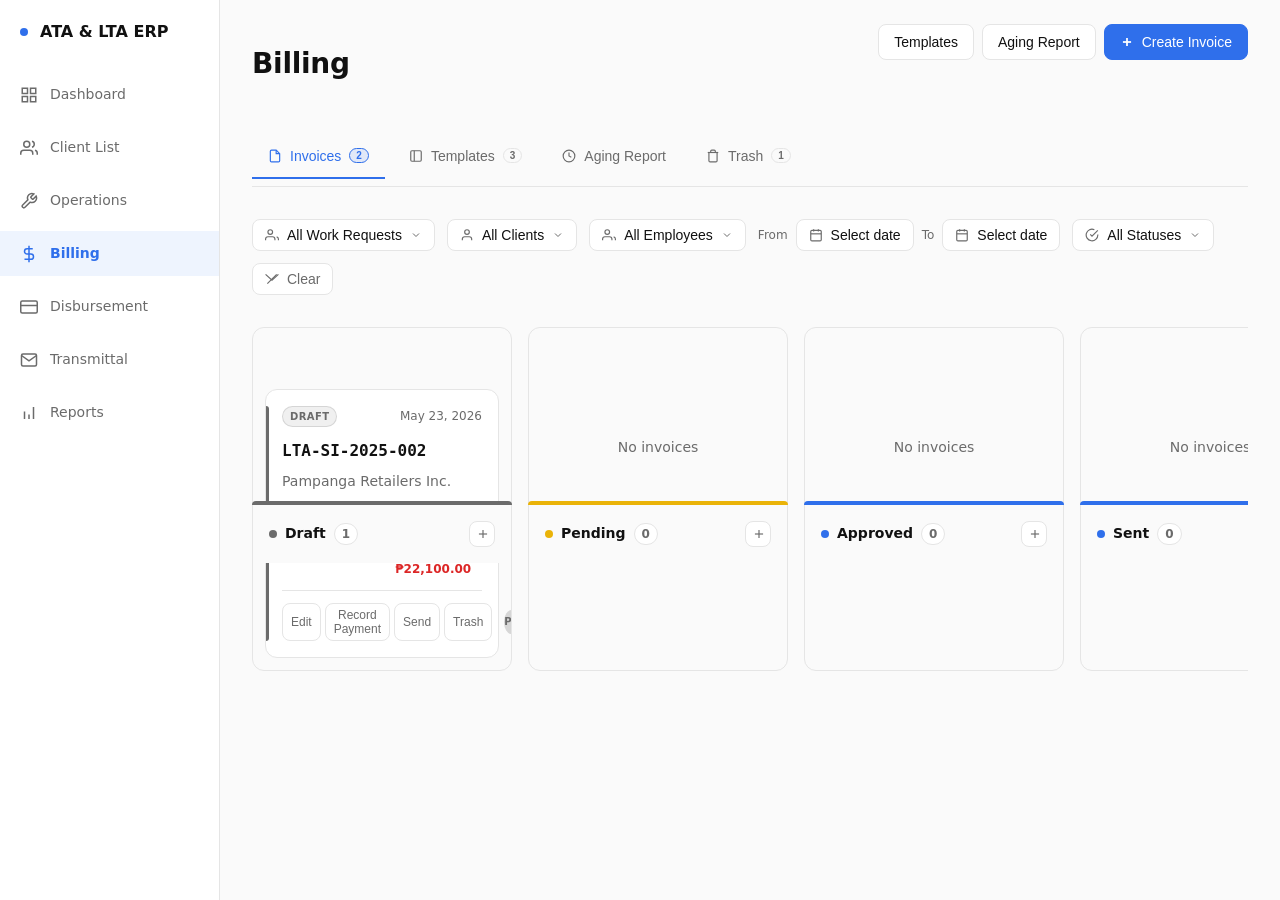
<file: ERP-Work-Request-Redesign/billing.html>
<!doctype html>
<html lang="en">
<head>
<meta charset="utf-8">
<meta name="viewport" content="width=device-width, initial-scale=1">
<title>ATA &amp; LTA ERP — Billing</title>
<style>
/* ─── Neutral Modern tokens ─────────────────────────────────────── */
:root {
  --bg: #fafafa;
  --surface: #ffffff;
  --surface-warm: var(--surface);
  --fg: #111111;
  --fg-2: var(--fg);
  --muted: #6b6b6b;
  --meta: var(--muted);
  --border: #e5e5e5;
  --border-soft: var(--border);
  --accent: #2f6feb;
  --accent-on: #ffffff;
  --accent-hover: color-mix(in oklab, var(--accent), black 8%);
  --accent-active: color-mix(in oklab, var(--accent), black 14%);
  --success: #17a34a;
  --warn: #eab308;
  --danger: #dc2626;
  --font-display: "Inter", -apple-system, system-ui, sans-serif;
  --font-body: "Inter", -apple-system, system-ui, sans-serif;
  --font-mono: ui-monospace, "JetBrains Mono", monospace;
  --text-xs: 12px;
  --text-sm: 14px;
  --text-base: 16px;
  --text-lg: 18px;
  --text-xl: 22px;
  --text-2xl: 28px;
  --text-3xl: 36px;
  --leading-body: 1.5;
  --leading-tight: 1.2;
  --tracking-display: -0.01em;
  --space-1: 4px;
  --space-2: 8px;
  --space-3: 12px;
  --space-4: 16px;
  --space-5: 20px;
  --space-6: 24px;
  --space-8: 32px;
  --space-12: 48px;
  --radius-sm: 8px;
  --radius-md: 12px;
  --radius-lg: 16px;
  --radius-pill: 9999px;
  --elev-ring: 0 0 0 1px var(--border);
  --elev-raised: 0 2px 8px color-mix(in oklab, var(--fg), transparent 92%);
  --focus-ring: 0 0 0 3px color-mix(in oklab, var(--accent), transparent 70%);
  --motion-fast: 150ms;
  --motion-base: 200ms;
  --ease-standard: cubic-bezier(0.2, 0, 0, 1);
}

* { box-sizing: border-box; }
html, body { height: 100%; }
body {
  margin: 0;
  font-family: var(--font-body);
  font-size: var(--text-sm);
  color: var(--fg);
  background: var(--bg);
  line-height: var(--leading-body);
}

.app { display: flex; min-height: 100vh; }
.sidebar {
  width: 220px;
  background: var(--surface);
  border-right: 1px solid var(--border);
  padding: var(--space-5) 0;
  display: flex; flex-direction: column; gap: var(--space-2);
  position: fixed; left: 0; top: 0; bottom: 0; z-index: 30;
}
.brand {
  display: flex; align-items: center; gap: var(--space-3);
  padding: 0 var(--space-5) var(--space-5);
  font-weight: 700; font-size: var(--text-base);
}
.brand-dot { width: 8px; height: 8px; border-radius: 50%; background: var(--accent); }
.nav-link {
  display: flex; align-items: center; gap: var(--space-3);
  padding: var(--space-3) var(--space-5);
  color: var(--muted); text-decoration: none;
  transition: color var(--motion-fast) var(--ease-standard), background var(--motion-fast) var(--ease-standard);
}
.nav-link:hover { color: var(--fg); background: color-mix(in oklab, var(--fg), transparent 96%); }
.nav-link.active { color: var(--accent); background: color-mix(in oklab, var(--accent), transparent 92%); font-weight: 600; }
.nav-link svg { flex-shrink: 0; }

.main { flex: 1; margin-left: 220px; min-width: 0; }
.container { max-width: 1280px; margin: 0 auto; padding: var(--space-6) var(--space-8); }
@media (max-width: 1024px) {
  .sidebar { width: 64px; padding: var(--space-4) 0; }
  .brand { justify-content: center; padding: 0 0 var(--space-4); }
  .brand span, .nav-link span { display: none; }
  .nav-link { justify-content: center; padding: var(--space-3); }
  .main { margin-left: 64px; }
  .container { padding: var(--space-5); }
}
@media (max-width: 640px) {
  .sidebar { display: none; }
  .main { margin-left: 0; }
  .container { padding: var(--space-4); }
}

/* ─── Top header ────────────────────────────────────────────────── */
.page-header {
  display: flex; align-items: flex-start; justify-content: space-between; gap: var(--space-4);
  margin-bottom: var(--space-6); flex-wrap: wrap;
}
.page-title { font-size: var(--text-2xl); font-weight: 700; letter-spacing: var(--tracking-display); }

.btn {
  display: inline-flex; align-items: center; justify-content: center; gap: var(--space-2);
  border: 1px solid transparent; border-radius: var(--radius-sm);
  padding: 9px 15px; font-size: var(--text-sm); font-weight: 500;
  background: transparent; color: var(--fg); cursor: pointer;
  transition: background var(--motion-fast) var(--ease-standard), border-color var(--motion-fast) var(--ease-standard), color var(--motion-fast) var(--ease-standard);
}
.btn:focus-visible { box-shadow: var(--focus-ring); outline: none; }
.btn-primary { background: var(--accent); color: var(--accent-on); border-color: var(--accent); }
.btn-primary:hover { background: var(--accent-hover); border-color: var(--accent-hover); }
.btn-primary:active { background: var(--accent-active); border-color: var(--accent-active); }
.btn-secondary { background: var(--surface); border-color: var(--border); color: var(--fg); }
.btn-secondary:hover { background: var(--bg); }
.btn-ghost { color: var(--muted); border-color: transparent; }
.btn-ghost:hover { color: var(--fg); background: color-mix(in oklab, var(--fg), transparent 96%); }
.btn-danger { color: var(--danger); border-color: transparent; }
.btn-danger:hover { background: color-mix(in oklab, var(--danger), transparent 92%); }
.btn-sm { padding: 6px 10px; font-size: var(--text-xs); }
.btn-xs { padding: 4px 8px; font-size: var(--text-xs); gap: var(--space-1); }

.toolbar-actions { display: flex; gap: var(--space-2); flex-wrap: wrap; }

/* ─── Tab nav ─────────────────────────────────────────────────── */
.tab-nav {
  display: flex; align-items: center; gap: var(--space-2);
  border-bottom: 1px solid var(--border);
  margin-bottom: var(--space-6);
  flex-wrap: wrap;
  position: sticky;
  top: 0;
  z-index: 25;
  background: var(--bg);
  padding-top: var(--space-2);
  padding-bottom: var(--space-2);
}
.tab-link {
  display: inline-flex; align-items: center; gap: var(--space-2);
  padding: var(--space-3) var(--space-4) calc(var(--space-3) + 1px);
  border: none; background: transparent; color: var(--muted); font-size: var(--text-sm); font-weight: 500;
  border-bottom: 2px solid transparent; margin-bottom: -1px; cursor: pointer;
  transition: color var(--motion-fast) var(--ease-standard), border-color var(--motion-fast) var(--ease-standard);
}
.tab-link:hover { color: var(--fg); }
.tab-link.active { color: var(--accent); border-bottom-color: var(--accent); }
.tab-link .badge-count {
  min-width: 18px; padding: 1px 6px; border-radius: var(--radius-pill); background: var(--bg); border: 1px solid var(--border);
  font-size: 10px; color: var(--muted); font-weight: 700;
}
.tab-link.active .badge-count { background: color-mix(in oklab, var(--accent), transparent 88%); border-color: var(--accent); color: var(--accent); }

/* ─── Filter bar ────────────────────────────────────────────────── */
.filter-bar {
  display: flex; align-items: center; gap: var(--space-3); flex-wrap: wrap;
  margin-bottom: var(--space-6);
}
.toolbar-sticky-container {
  position: sticky;
  top: var(--tab-nav-height, 53px);
  z-index: 24;
  background: var(--bg);
  padding-top: var(--space-2);
  padding-bottom: var(--space-4);
}
.toolbar-sticky-container .view-switcher {
  margin-bottom: 0;
}
#panel-templates .filter-bar,
#panel-aging .filter-bar,
#panel-trash .filter-bar {
  position: sticky;
  top: var(--tab-nav-height, 53px);
  z-index: 24;
  background: var(--bg);
  padding-top: var(--space-2);
  padding-bottom: var(--space-4);
  margin-bottom: var(--space-4);
}
.filter-pill {
  display: inline-flex; align-items: center; gap: var(--space-2);
  padding: 7px 12px; border: 1px solid var(--border); border-radius: var(--radius-sm);
  background: var(--surface); color: var(--fg); font-size: var(--text-sm); font-weight: 500; cursor: pointer;
  transition: border-color var(--motion-fast) var(--ease-standard), background var(--motion-fast) var(--ease-standard);
}
.filter-pill:hover { border-color: var(--accent); }
.filter-pill svg { color: var(--muted); }
.filter-pill span { color: var(--muted); font-weight: 400; }
.filter-clear {
  display: inline-flex; align-items: center; gap: var(--space-2);
  padding: 7px 12px; border: 1px solid var(--border); border-radius: var(--radius-sm);
  background: var(--surface); color: var(--muted); font-size: var(--text-sm); cursor: pointer;
}
.filter-clear:hover { border-color: var(--accent); color: var(--accent); }

/* ─── View switcher ─────────────────────────────────────────────── */
.view-switcher {
  display: flex; align-items: center; gap: var(--space-1);
  background: var(--surface); border: 1px solid var(--border); border-radius: var(--radius-sm); padding: 2px;
  margin-bottom: var(--space-5);
}
.view-btn {
  display: inline-flex; align-items: center; gap: var(--space-2);
  border: none; background: transparent; padding: 6px 12px; font-size: var(--text-xs); font-weight: 500; color: var(--muted);
  border-radius: calc(var(--radius-sm) - 2px); cursor: pointer;
}
.view-btn.active { background: var(--accent); color: var(--accent-on); }

/* ─── Board view ────────────────────────────────────────────────── */
.board {
  display: grid; grid-auto-columns: minmax(260px, 1fr); grid-auto-flow: column;
  gap: var(--space-4); overflow-x: auto; padding-bottom: var(--space-2);
}
.column {
  background: var(--bg); border: 1px solid var(--border); border-radius: var(--radius-md);
  min-width: 260px; max-width: 320px; display: flex; flex-direction: column; max-height: calc(100vh - 260px);
}
.column-header-group {
  position: sticky;
  top: var(--billing-headers-height, 144px);
  z-index: 20;
  background: var(--bg);
  border-radius: var(--radius-md) var(--radius-md) 0 0;
}
.column-top { height: 4px; border-radius: var(--radius-md) var(--radius-md) 0 0; margin-top: -1px; margin-left: -1px; margin-right: -1px; }
.column-header {
  display: flex; align-items: center; justify-content: space-between; gap: var(--space-3);
  padding: var(--space-4); background: var(--bg);
}
.column-title { font-weight: 700; font-size: var(--text-sm); display: flex; align-items: center; gap: var(--space-2); }
.column-count { padding: 1px 7px; border-radius: var(--radius-pill); background: var(--surface); border: 1px solid var(--border); font-size: var(--text-xs); color: var(--muted); font-weight: 700; }
.column-actions { display: flex; gap: var(--space-1); }
.icon-btn {
  width: 26px; height: 26px; display: grid; place-items: center;
  border: 1px solid var(--border); border-radius: var(--radius-sm); background: var(--surface); color: var(--muted); cursor: pointer;
}
.icon-btn:hover { color: var(--accent); border-color: var(--accent); }
.column-cards { display: flex; flex-direction: column; gap: var(--space-3); padding: 0 var(--space-3) var(--space-3); overflow-y: auto; flex: 1; }

.card {
  background: var(--surface); border: 1px solid var(--border); border-radius: var(--radius-md);
  padding: var(--space-4); cursor: pointer; position: relative;
  transition: border-color var(--motion-fast) var(--ease-standard), box-shadow var(--motion-fast) var(--ease-standard), transform var(--motion-fast) var(--ease-standard);
}
.card:hover { border-color: var(--accent); box-shadow: var(--elev-raised); transform: translateY(-1px); }
.card-accent { position: absolute; left: 0; top: var(--space-4); bottom: var(--space-4); width: 3px; border-radius: 0 var(--radius-pill) var(--radius-pill) 0; }
.card-header {
  display: flex; align-items: center; justify-content: space-between; gap: var(--space-2);
  margin-bottom: var(--space-3);
}
.status-badge {
  display: inline-flex; align-items: center; gap: var(--space-1);
  padding: 2px 7px; border-radius: var(--radius-pill); font-size: 10px; font-weight: 700; text-transform: uppercase; letter-spacing: 0.04em;
}
.card-date { font-size: var(--text-xs); color: var(--muted); }
.card-id { font-weight: 700; font-size: var(--text-base); margin-bottom: var(--space-2); font-family: var(--font-mono); }
.card-client { color: var(--muted); font-size: var(--text-sm); margin-bottom: var(--space-4); }

.progress-row {
  display: flex; align-items: center; gap: var(--space-3); margin-bottom: var(--space-3);
}
.progress-track { flex: 1; height: 5px; background: var(--border); border-radius: var(--radius-pill); overflow: hidden; }
.progress-fill { height: 100%; border-radius: var(--radius-pill); }
.progress-text { font-size: var(--text-xs); color: var(--muted); font-weight: 600; }

.card-amounts { display: flex; align-items: baseline; justify-content: space-between; gap: var(--space-3); margin-bottom: var(--space-3); }
.amount { font-weight: 700; font-size: var(--text-base); }
.amount-balance { font-size: var(--text-xs); color: var(--danger); font-weight: 600; }

.card-footer {
  display: flex; align-items: center; justify-content: space-between; gap: var(--space-3);
  padding-top: var(--space-3); border-top: 1px solid var(--border);
}
.card-actions { display: flex; gap: var(--space-1); }
.action-btn {
  padding: 4px 8px; border-radius: var(--radius-sm); border: 1px solid var(--border); background: var(--surface);
  font-size: var(--text-xs); color: var(--muted); cursor: pointer;
}
.action-btn:hover { color: var(--accent); border-color: var(--accent); }
.action-btn.danger:hover { color: var(--danger); border-color: var(--danger); }
.avatar {
  width: 24px; height: 24px; border-radius: 50%; display: grid; place-items: center;
  font-size: 10px; font-weight: 700; color: var(--accent-on); background: var(--accent);
}

.empty-state { text-align: center; padding: var(--space-12) var(--space-4); color: var(--muted); font-size: var(--text-sm); }

/* ─── Table + List (hidden by default) ──────────────────────────── */
.table-view, .list-view { display: none; }

/* ─── Modal ─────────────────────────────────────────────────────── */
.modal-overlay {
  position: fixed; inset: 0; z-index: 50;
  background: color-mix(in oklab, var(--fg), transparent 60%);
  display: grid; place-items: center; padding: var(--space-5);
  opacity: 0; pointer-events: none; transition: opacity var(--motion-base) var(--ease-standard);
}
.modal-overlay.open { opacity: 1; pointer-events: auto; }
.modal {
  background: var(--surface); border-radius: var(--radius-md); width: 100%; max-width: 560px;
  max-height: calc(100vh - var(--space-12)); overflow-y: auto;
  box-shadow: var(--elev-raised); transform: translateY(8px); opacity: 0;
  transition: transform var(--motion-base) var(--ease-standard), opacity var(--motion-base) var(--ease-standard);
}
.modal-overlay.open .modal { transform: translateY(0); opacity: 1; }
.modal-header { display: flex; justify-content: space-between; align-items: center; padding: var(--space-5); border-bottom: 1px solid var(--border); }
.modal-title { font-size: var(--text-lg); font-weight: 600; }
.modal-close { width: 32px; height: 32px; display: grid; place-items: center; border: none; background: transparent; color: var(--muted); cursor: pointer; border-radius: var(--radius-sm); }
.modal-close:hover { background: var(--bg); color: var(--fg); }
.modal-body { padding: var(--space-5); display: flex; flex-direction: column; gap: var(--space-4); }
.modal-footer { display: flex; justify-content: flex-end; gap: var(--space-3); padding: var(--space-4) var(--space-5); border-top: 1px solid var(--border); }

.field { display: flex; flex-direction: column; gap: var(--space-1); }
.field label { font-size: var(--text-xs); font-weight: 600; color: var(--muted); }
.field input, .field select, .field textarea {
  padding: 9px 12px; border: 1px solid var(--border); border-radius: var(--radius-sm); font-size: var(--text-sm); background: var(--surface);
}
.field input:focus-visible, .field select:focus-visible, .field textarea:focus-visible { outline: none; border-color: var(--accent); box-shadow: var(--focus-ring); }
.field-row { display: grid; grid-template-columns: 1fr 1fr; gap: var(--space-4); }
@media (max-width: 480px) { .field-row { grid-template-columns: 1fr; } }

.toast {
  position: fixed; top: var(--space-5); right: var(--space-5); z-index: 60;
  background: var(--fg); color: var(--surface); padding: var(--space-4) var(--space-5);
  border-radius: var(--radius-md); box-shadow: var(--elev-raised);
  transform: translateX(calc(100% + 40px)); opacity: 0;
  transition: transform var(--motion-base) var(--ease-standard), opacity var(--motion-base) var(--ease-standard);
}
.toast.show { transform: translateX(0); opacity: 1; }

.text-muted { color: var(--muted); }
.text-xs { font-size: var(--text-xs); }
.font-mono { font-family: var(--font-mono); }
.hidden { display: none !important; }
</style>
</head>
<body>
<div class="app">
  <nav class="sidebar" aria-label="Main navigation">
    <div class="brand"><span class="brand-dot"></span><span>ATA &amp; LTA ERP</span></div>
    <a href="#" class="nav-link"><svg width="18" height="18" viewBox="0 0 24 24" fill="none" stroke="currentColor" stroke-width="2"><rect x="3" y="3" width="7" height="7"/><rect x="14" y="3" width="7" height="7"/><rect x="14" y="14" width="7" height="7"/><rect x="3" y="14" width="7" height="7"/></svg><span>Dashboard</span></a>
    <a href="#" class="nav-link"><svg width="18" height="18" viewBox="0 0 24 24" fill="none" stroke="currentColor" stroke-width="2"><path d="M17 21v-2a4 4 0 0 0-4-4H5a4 4 0 0 0-4 4v2"/><circle cx="9" cy="7" r="4"/><path d="M23 21v-2a4 4 0 0 0-3-3.87"/><path d="M16 3.13a4 4 0 0 1 0 7.75"/></svg><span>Client List</span></a>
    <a href="index.html" class="nav-link"><svg width="18" height="18" viewBox="0 0 24 24" fill="none" stroke="currentColor" stroke-width="2"><path d="M14.7 6.3a1 1 0 0 0 0 1.4l1.6 1.6a1 1 0 0 0 1.4 0l3.77-3.77a6 6 0 0 1-7.94 7.94l-6.91 6.91a2.12 2.12 0 0 1-3-3l6.91-6.91a6 6 0 0 1 7.94-7.94l-3.76 3.76z"/></svg><span>Operations</span></a>
    <a href="billing.html" class="nav-link active"><svg width="18" height="18" viewBox="0 0 24 24" fill="none" stroke="currentColor" stroke-width="2"><line x1="12" y1="1" x2="12" y2="23"/><path d="M17 5H9.5a3.5 3.5 0 0 0 0 7h5a3.5 3.5 0 0 1 0 7H6"/></svg><span>Billing</span></a>
    <a href="#" class="nav-link"><svg width="18" height="18" viewBox="0 0 24 24" fill="none" stroke="currentColor" stroke-width="2"><rect x="1" y="4" width="22" height="16" rx="2"/><line x1="1" y1="10" x2="23" y2="10"/></svg><span>Disbursement</span></a>
    <a href="#" class="nav-link"><svg width="18" height="18" viewBox="0 0 24 24" fill="none" stroke="currentColor" stroke-width="2"><path d="M4 4h16c1.1 0 2 .9 2 2v12c0 1.1-.9 2-2 2H4c-1.1 0-2-.9-2-2V6c0-1.1.9-2 2-2z"/><polyline points="22,6 12,13 2,6"/></svg><span>Transmittal</span></a>
    <a href="#" class="nav-link"><svg width="18" height="18" viewBox="0 0 24 24" fill="none" stroke="currentColor" stroke-width="2"><path d="M12 20v-6M6 20V10M18 20V4"/></svg><span>Reports</span></a>
  </nav>

  <main class="main">
    <div class="container">
      <div class="page-header">
        <h1 class="page-title">Billing</h1>
        <div class="toolbar-actions">
          <button class="btn btn-secondary" id="btnTemplates">Templates</button>
          <button class="btn btn-secondary" id="btnAging">Aging Report</button>
          <button class="btn btn-primary" data-action="create-invoice"><svg width="14" height="14" viewBox="0 0 24 24" fill="none" stroke="currentColor" stroke-width="3"><line x1="12" y1="5" x2="12" y2="19"/><line x1="5" y1="12" x2="19" y2="12"/></svg> Create Invoice</button>
        </div>
      </div>

      <div class="tab-nav" id="tabNav">
        <button class="tab-link active" data-tab="invoices">
          <svg width="14" height="14" viewBox="0 0 24 24" fill="none" stroke="currentColor" stroke-width="2"><path d="M14 2H6a2 2 0 0 0-2 2v16a2 2 0 0 0 2 2h12a2 2 0 0 0 2-2V8z"/><polyline points="14 2 14 8 20 8"/></svg>
          Invoices
          <span class="badge-count">2</span>
        </button>
        <button class="tab-link" data-tab="templates">
          <svg width="14" height="14" viewBox="0 0 24 24" fill="none" stroke="currentColor" stroke-width="2"><rect x="3" y="3" width="18" height="18" rx="2"/><line x1="9" y1="3" x2="9" y2="21"/></svg>
          Templates
          <span class="badge-count">3</span>
        </button>
        <button class="tab-link" data-tab="aging">
          <svg width="14" height="14" viewBox="0 0 24 24" fill="none" stroke="currentColor" stroke-width="2"><circle cx="12" cy="12" r="10"/><polyline points="12 6 12 12 16 14"/></svg>
          Aging Report
        </button>
        <button class="tab-link" data-tab="trash">
          <svg width="14" height="14" viewBox="0 0 24 24" fill="none" stroke="currentColor" stroke-width="2"><polyline points="3 6 5 6 21 6"/><path d="M19 6v14a2 2 0 0 1-2 2H7a2 2 0 0 1-2-2V6m3 0V4a2 2 0 0 1 2-2h4a2 2 0 0 1 2 2v2"/></svg>
          Trash
          <span class="badge-count">1</span>
        </button>
      </div>

      <div id="panel-invoices">
        <div class="toolbar-sticky-container">
          <div class="filter-bar" style="margin-bottom: var(--space-4);">
            <button class="filter-pill">
              <svg width="14" height="14" viewBox="0 0 24 24" fill="none" stroke="currentColor" stroke-width="2"><path d="M17 21v-2a4 4 0 0 0-4-4H5a4 4 0 0 0-4 4v2"/><circle cx="9" cy="7" r="4"/><path d="M23 21v-2a4 4 0 0 0-3-3.87"/></svg>
              All Work Requests <svg width="12" height="12" viewBox="0 0 24 24" fill="none" stroke="currentColor" stroke-width="2"><polyline points="6 9 12 15 18 9"/></svg>
            </button>
            <button class="filter-pill">
              <svg width="14" height="14" viewBox="0 0 24 24" fill="none" stroke="currentColor" stroke-width="2"><path d="M20 21v-2a4 4 0 0 0-4-4H8a4 4 0 0 0-4 4v2"/><circle cx="12" cy="7" r="4"/></svg>
              All Clients <svg width="12" height="12" viewBox="0 0 24 24" fill="none" stroke="currentColor" stroke-width="2"><polyline points="6 9 12 15 18 9"/></svg>
            </button>
            <button class="filter-pill">
              <svg width="14" height="14" viewBox="0 0 24 24" fill="none" stroke="currentColor" stroke-width="2"><path d="M17 21v-2a4 4 0 0 0-4-4H5a4 4 0 0 0-4 4v2"/><circle cx="9" cy="7" r="4"/><path d="M23 21v-2a4 4 0 0 0-3-3.87"/></svg>
              All Employees <svg width="12" height="12" viewBox="0 0 24 24" fill="none" stroke="currentColor" stroke-width="2"><polyline points="6 9 12 15 18 9"/></svg>
            </button>
            <div style="display:flex;align-items:center;gap:var(--space-2);">
              <span class="text-muted text-xs">From</span>
              <button class="filter-pill">
                <svg width="14" height="14" viewBox="0 0 24 24" fill="none" stroke="currentColor" stroke-width="2"><rect x="3" y="4" width="18" height="18" rx="2" ry="2"/><line x1="16" y1="2" x2="16" y2="6"/><line x1="8" y1="2" x2="8" y2="6"/><line x1="3" y1="10" x2="21" y2="10"/></svg>
                Select date
              </button>
              <span class="text-muted text-xs">To</span>
              <button class="filter-pill">
                <svg width="14" height="14" viewBox="0 0 24 24" fill="none" stroke="currentColor" stroke-width="2"><rect x="3" y="4" width="18" height="18" rx="2" ry="2"/><line x1="16" y1="2" x2="16" y2="6"/><line x1="8" y1="2" x2="8" y2="6"/><line x1="3" y1="10" x2="21" y2="10"/></svg>
                Select date
              </button>
            </div>
            <button class="filter-pill">
              <svg width="14" height="14" viewBox="0 0 24 24" fill="none" stroke="currentColor" stroke-width="2"><path d="M22 11.08V12a10 10 0 1 1-5.93-9.14"/><polyline points="22 4 12 14.01 9 11.01"/></svg>
              All Statuses <svg width="12" height="12" viewBox="0 0 24 24" fill="none" stroke="currentColor" stroke-width="2"><polyline points="6 9 12 15 18 9"/></svg>
            </button>
            <button class="filter-clear">
              <svg width="14" height="14" viewBox="0 0 24 24" fill="none" stroke="currentColor" stroke-width="2"><polyline points="23 4 12 14.01 1 4"/><line x1="4" y1="20" x2="20" y2="4"/></svg>
              Clear
            </button>
          </div>

        </div>

        <div class="board" id="board"></div>
      </div>

      <div id="panel-templates" class="hidden">
        <div class="filter-bar"><button class="btn btn-primary" data-action="create-template">+ New Template</button></div>
        <div class="list-view" style="display:block;">
          <div class="list-row" style="padding:var(--space-4) var(--space-5);">
            <div style="flex:1;"><div class="font-mono" style="font-weight:600;">TPL-MONTHLY-001</div><div class="text-muted text-xs">Monthly bookkeeping standard invoice</div></div>
            <div class="toolbar-actions"><button class="action-btn" data-action="use-template">Use</button><button class="action-btn" data-action="edit-template">Edit</button><button class="action-btn danger" data-action="delete-template">Delete</button></div>
          </div>
          <div class="list-row" style="padding:var(--space-4) var(--space-5);">
            <div style="flex:1;"><div class="font-mono" style="font-weight:600;">TPL-TAX-002</div><div class="text-muted text-xs">Quarterly tax filing invoice</div></div>
            <div class="toolbar-actions"><button class="action-btn" data-action="use-template">Use</button><button class="action-btn" data-action="edit-template">Edit</button><button class="action-btn danger" data-action="delete-template">Delete</button></div>
          </div>
          <div class="list-row" style="padding:var(--space-4) var(--space-5);">
            <div style="flex:1;"><div class="font-mono" style="font-weight:600;">TPL-AUDIT-003</div><div class="text-muted text-xs">Annual audit support invoice</div></div>
            <div class="toolbar-actions"><button class="action-btn" data-action="use-template">Use</button><button class="action-btn" data-action="edit-template">Edit</button><button class="action-btn danger" data-action="delete-template">Delete</button></div>
          </div>
        </div>
      </div>

      <div id="panel-aging" class="hidden">
        <div class="filter-bar"><span class="text-muted">Balances grouped by days overdue.</span></div>
        <div style="display:grid;grid-template-columns:repeat(4,1fr);gap:var(--space-4);margin-bottom:var(--space-6);">
          <div class="card" style="padding:var(--space-5);"><div class="text-muted text-xs">Current</div><div class="amount">₱22,100.00</div></div>
          <div class="card" style="padding:var(--space-5);"><div class="text-muted text-xs">1–30 days</div><div class="amount">₱86,800.00</div></div>
          <div class="card" style="padding:var(--space-5);"><div class="text-muted text-xs">31–60 days</div><div class="amount">₱0.00</div></div>
          <div class="card" style="padding:var(--space-5);"><div class="text-muted text-xs">60+ days</div><div class="amount" style="color:var(--danger);">₱38,300.00</div></div>
        </div>
      </div>

      <div id="panel-trash" class="hidden">
        <div class="filter-bar"><span class="text-muted">Deleted invoices are kept for 30 days.</span></div>
        <div class="list-view" style="display:block;">
          <div class="list-row" style="padding:var(--space-4) var(--space-5);opacity:.7;">
            <div style="flex:1;"><div class="font-mono" style="font-weight:600;">LTA-SI-2024-099</div><div class="text-muted text-xs">Cebu Marine Services · Deleted Jun 20, 2026</div></div>
            <div class="toolbar-actions"><button class="action-btn" data-action="restore-invoice">Restore</button><button class="action-btn danger" data-action="delete-forever">Delete forever</button></div>
          </div>
        </div>
      </div>
    </div>
  </main>
</div>

<div class="modal-overlay" id="modalOverlay" aria-hidden="true">
  <div class="modal" role="dialog" aria-modal="true" id="modal">
    <div class="modal-header"><div class="modal-title" id="modalTitle">Create Invoice</div><button class="modal-close" data-action="close-modal" aria-label="Close">×</button></div>
    <div class="modal-body" id="modalBody"></div>
    <div class="modal-footer" id="modalFooter"></div>
  </div>
</div>

<div class="toast" id="toast"></div>

<script>
const invoices = [
  { id: 'LTA-SI-2025-002', client: 'Pampanga Retailers Inc.', status: 'Draft', date: 'May 23, 2026', amount: 22100, paid: 0, balance: 22100, wr: 'WR-2025-0421' },
  { id: 'LTA-SI-2025-001', client: 'Batangas Industrial Group', status: 'Partially Paid', date: 'May 16, 2026', amount: 86800, paid: 48500, balance: 38300, wr: 'WR-2025-0389' }
];

const statusMeta = {
  'Draft': { color: 'var(--muted)', bg: 'var(--bg)' },
  'Pending': { color: 'var(--warn)', bg: 'color-mix(in oklab, var(--warn), transparent 88%)' },
  'Approved': { color: 'var(--accent)', bg: 'color-mix(in oklab, var(--accent), transparent 88%)' },
  'Sent': { color: 'var(--accent)', bg: 'color-mix(in oklab, var(--accent), transparent 88%)' },
  'Partially Paid': { color: 'var(--warn)', bg: 'color-mix(in oklab, var(--warn), transparent 88%)' },
  'Paid': { color: 'var(--success)', bg: 'color-mix(in oklab, var(--success), transparent 90%)' },
  'Overdue': { color: 'var(--danger)', bg: 'color-mix(in oklab, var(--danger), transparent 90%)' }
};

const columns = ['Draft','Pending','Approved','Sent','Partially Paid','Paid','Overdue'];
let currentBoardView = 'board';

function qs(sel, el=document){ return el.querySelector(sel); }
function qsa(sel, el=document){ return [...el.querySelectorAll(sel)]; }
function toast(msg){ const t=qs('#toast'); t.textContent=msg; t.classList.add('show'); setTimeout(()=>t.classList.remove('show'), 2500); }
function fmt(n){ return '₱'+n.toLocaleString('en-PH',{minimumFractionDigits:2,maximumFractionDigits:2}); }
function pct(paid,amount){ return amount ? Math.round(paid/amount*100) : 0; }

function initials(name){ return name.split(' ').map(n=>n[0]).join('').substring(0,2).toUpperCase(); }

function renderBoard(){
  const board = qs('#board');
  const byStatus = {};
  columns.forEach(s => byStatus[s] = invoices.filter(inv => inv.status === s));
  board.innerHTML = columns.map(s => {
    const items = byStatus[s];
    const meta = statusMeta[s];
    return `<div class="column" data-status="${s}">
      <div class="column-header-group">
        <div class="column-top" style="background:${meta.color};"></div>
        <div class="column-header">
          <div class="column-title">
            <span style="width:8px;height:8px;border-radius:50%;background:${meta.color};"></span>
            ${s}
            <span class="column-count">${items.length}</span>
          </div>
          <div class="column-actions">
            <button class="icon-btn" title="Add invoice to ${s}" data-action="add-invoice-status" data-status="${s}"><svg width="14" height="14" viewBox="0 0 24 24" fill="none" stroke="currentColor" stroke-width="2"><line x1="12" y1="5" x2="12" y2="19"/><line x1="5" y1="12" x2="19" y2="12"/></svg></button>
          </div>
        </div>
      </div>
      <div class="column-cards">${items.map(inv => cardHTML(inv, meta.color)).join('') || '<div class="empty-state">No invoices</div>'}</div>
    </div>`;
  }).join('');
  setTimeout(updateStickyOffsets, 0);
}

function cardHTML(inv, statusColor){
  const percentage = pct(inv.paid, inv.amount);
  const progressColor = percentage===100 ? 'var(--success)' : statusColor;
  const statusLabel = inv.status.replace(/ /g,' ').toUpperCase();
  return `<div class="card" data-id="${inv.id}">
    <div class="card-accent" style="background:${statusColor};"></div>
    <div class="card-header">
      <span class="status-badge" style="color:${statusColor};background:color-mix(in oklab, ${statusColor}, transparent 90%);border:1px solid color-mix(in oklab, ${statusColor}, transparent 80%);">${statusLabel}</span>
      <span class="card-date">${inv.date}</span>
    </div>
    <div class="card-id">${inv.id}</div>
    <div class="card-client">${inv.client}</div>
    <div class="progress-row">
      <div class="progress-track"><div class="progress-fill" style="width:${percentage}%;background:${progressColor};"></div></div>
      <span class="progress-text">${percentage}%</span>
    </div>
    <div class="card-amounts">
      <span class="amount">${fmt(inv.amount)}</span>
      ${inv.balance > 0 ? `<span class="amount-balance">Bal: ${fmt(inv.balance)}</span>` : ''}
    </div>
    <div class="card-footer">
      <div class="card-actions">
        <button class="action-btn" data-action="edit-invoice" data-id="${inv.id}">Edit</button>
        ${inv.status !== 'Paid' ? `<button class="action-btn" data-action="record-payment" data-id="${inv.id}">Record Payment</button>` : ''}
        <button class="action-btn" data-action="send-invoice" data-id="${inv.id}">Send</button>
        <button class="action-btn danger" data-action="trash-invoice" data-id="${inv.id}">Trash</button>
      </div>
      <span class="avatar" title="${inv.client}" style="background:color-mix(in oklab, ${statusColor}, transparent 75%);color:${statusColor};">${initials(inv.client)}</span>
    </div>
  </div>`;
}

/* ─── Tabs ──────────────────────────────────────────────────────── */
qs('#tabNav').addEventListener('click', e => {
  const tab = e.target.closest('.tab-link'); if(!tab) return;
  qsa('.tab-link').forEach(t => t.classList.remove('active'));
  tab.classList.add('active');
  const key = tab.dataset.tab;
  ['invoices','templates','aging','trash'].forEach(k => qs('#panel-'+k).classList.toggle('hidden', k!==key));
  setTimeout(updateStickyOffsets, 0);
});



/* ─── Global actions ────────────────────────────────────────────── */
document.addEventListener('click', e => {
  const btn = e.target.closest('[data-action]');
  if(!btn) return;
  const action = btn.dataset.action;

  if(action==='close-modal'){ qs('#modalOverlay').classList.remove('open'); qs('#modalOverlay').setAttribute('aria-hidden','true'); return; }
  if(action==='create-invoice' || action==='add-invoice-status'){
    const status = btn.dataset.status || 'Draft';
    openModal('Create Invoice', `
      <div class="field"><label>Invoice Number</label><input type="text" id="invId" value="LTA-SI-2025-003"></div>
      <div class="field"><label>Client</label><input type="text" id="invClient" placeholder="Client name"></div>
      <div class="field-row">
        <div class="field"><label>Amount</label><input type="number" id="invAmount" value="50000"></div>
        <div class="field"><label>Status</label><select id="invStatus">${columns.map(s=>`<option ${s===status?'selected':''}>${s}</option>`).join('')}</select></div>
      </div>
    `, `
      <button class="btn btn-ghost" data-action="close-modal">Cancel</button>
      <button class="btn btn-primary" id="saveInvoice">Create Invoice</button>
    `, ()=>{
      qs('#saveInvoice').addEventListener('click', ()=>{
        const id = qs('#invId').value; const client = qs('#invClient').value;
        const amount = parseFloat(qs('#invAmount').value)||0; const status = qs('#invStatus').value;
        if(!id || !client){ toast('Fill required fields'); return; }
        invoices.push({ id, client, status, date: 'Jun 29, 2026', amount, paid:0, balance:amount, wr:'' });
        closeModal(); renderBoard(); toast('Invoice created');
      });
    });
    return;
  }
  if(action==='record-payment'){
    const inv = invoices.find(x=>x.id===btn.dataset.id);
    openModal('Record Payment', `
      <div class="field"><label>Invoice</label><input type="text" value="${inv.id}" readonly style="background:var(--bg);"></div>
      <div class="field"><label>Amount Paid</label><input type="number" id="payAmount" value="${inv.balance}"></div>
      <div class="field"><label>Payment Date</label><input type="date" id="payDate" value="2026-06-29"></div>
    `, `
      <button class="btn btn-ghost" data-action="close-modal">Cancel</button>
      <button class="btn btn-primary" id="savePayment">Record Payment</button>
    `, ()=>{
      qs('#savePayment').addEventListener('click', ()=>{
        const paid = parseFloat(qs('#payAmount').value)||0;
        inv.paid = Math.min(inv.amount, inv.paid+paid);
        inv.balance = Math.max(0, inv.amount-inv.paid);
        if(inv.balance===0) inv.status='Paid'; else if(inv.paid>0) inv.status='Partially Paid';
        closeModal(); renderBoard(); toast('Payment recorded');
      });
    });
    return;
  }
  if(action==='send-invoice'){ toast('Invoice sent to client'); return; }
  if(action==='edit-invoice'){ toast('Edit invoice form opened'); return; }
  if(action==='trash-invoice'){
    const idx = invoices.findIndex(x=>x.id===btn.dataset.id);
    if(idx > -1) invoices.splice(idx,1);
    renderBoard(); toast('Invoice moved to trash');
    return;
  }
  if(action==='restore-invoice'){ toast('Invoice restored'); return; }
  if(action==='delete-forever'){ toast('Invoice permanently deleted'); return; }
  if(action==='create-template'){ toast('New template form opened'); return; }
  if(action==='use-template'){ toast('Template applied to new invoice'); return; }
  if(action==='edit-template'){ toast('Edit template form opened'); return; }
  if(action==='delete-template'){ toast('Template deleted'); return; }
});

function openModal(title, body, footer, onOpen){
  qs('#modalTitle').textContent = title;
  qs('#modalBody').innerHTML = body;
  qs('#modalFooter').innerHTML = footer;
  qs('#modalOverlay').classList.add('open');
  qs('#modalOverlay').setAttribute('aria-hidden','false');
  if(onOpen) onOpen();
}
function closeModal(){ qs('#modalOverlay').classList.remove('open'); qs('#modalOverlay').setAttribute('aria-hidden','true'); }

function updateStickyOffsets() {
  const tabNav = qs('#tabNav');
  let tabNavHeight = 0;
  if (tabNav) {
    tabNavHeight = tabNav.getBoundingClientRect().height;
    document.documentElement.style.setProperty('--tab-nav-height', `${tabNavHeight}px`);
  }

  const activePanel = qs('div[id^="panel-"]:not(.hidden)');
  if (activePanel) {
    const stickyContainer = activePanel.querySelector('.toolbar-sticky-container, .filter-bar');
    if (stickyContainer) {
      const rect = stickyContainer.getBoundingClientRect();
      const totalHeight = tabNavHeight + rect.height;
      document.documentElement.style.setProperty('--billing-headers-height', `${totalHeight}px`);
    } else {
      document.documentElement.style.setProperty('--billing-headers-height', `${tabNavHeight}px`);
    }
  }
}
window.addEventListener('resize', updateStickyOffsets);
window.addEventListener('scroll', updateStickyOffsets);
window.addEventListener('load', updateStickyOffsets);

/* ─── Init ──────────────────────────────────────────────────────── */
renderBoard();
</script>
</body>
</html>
</file>
